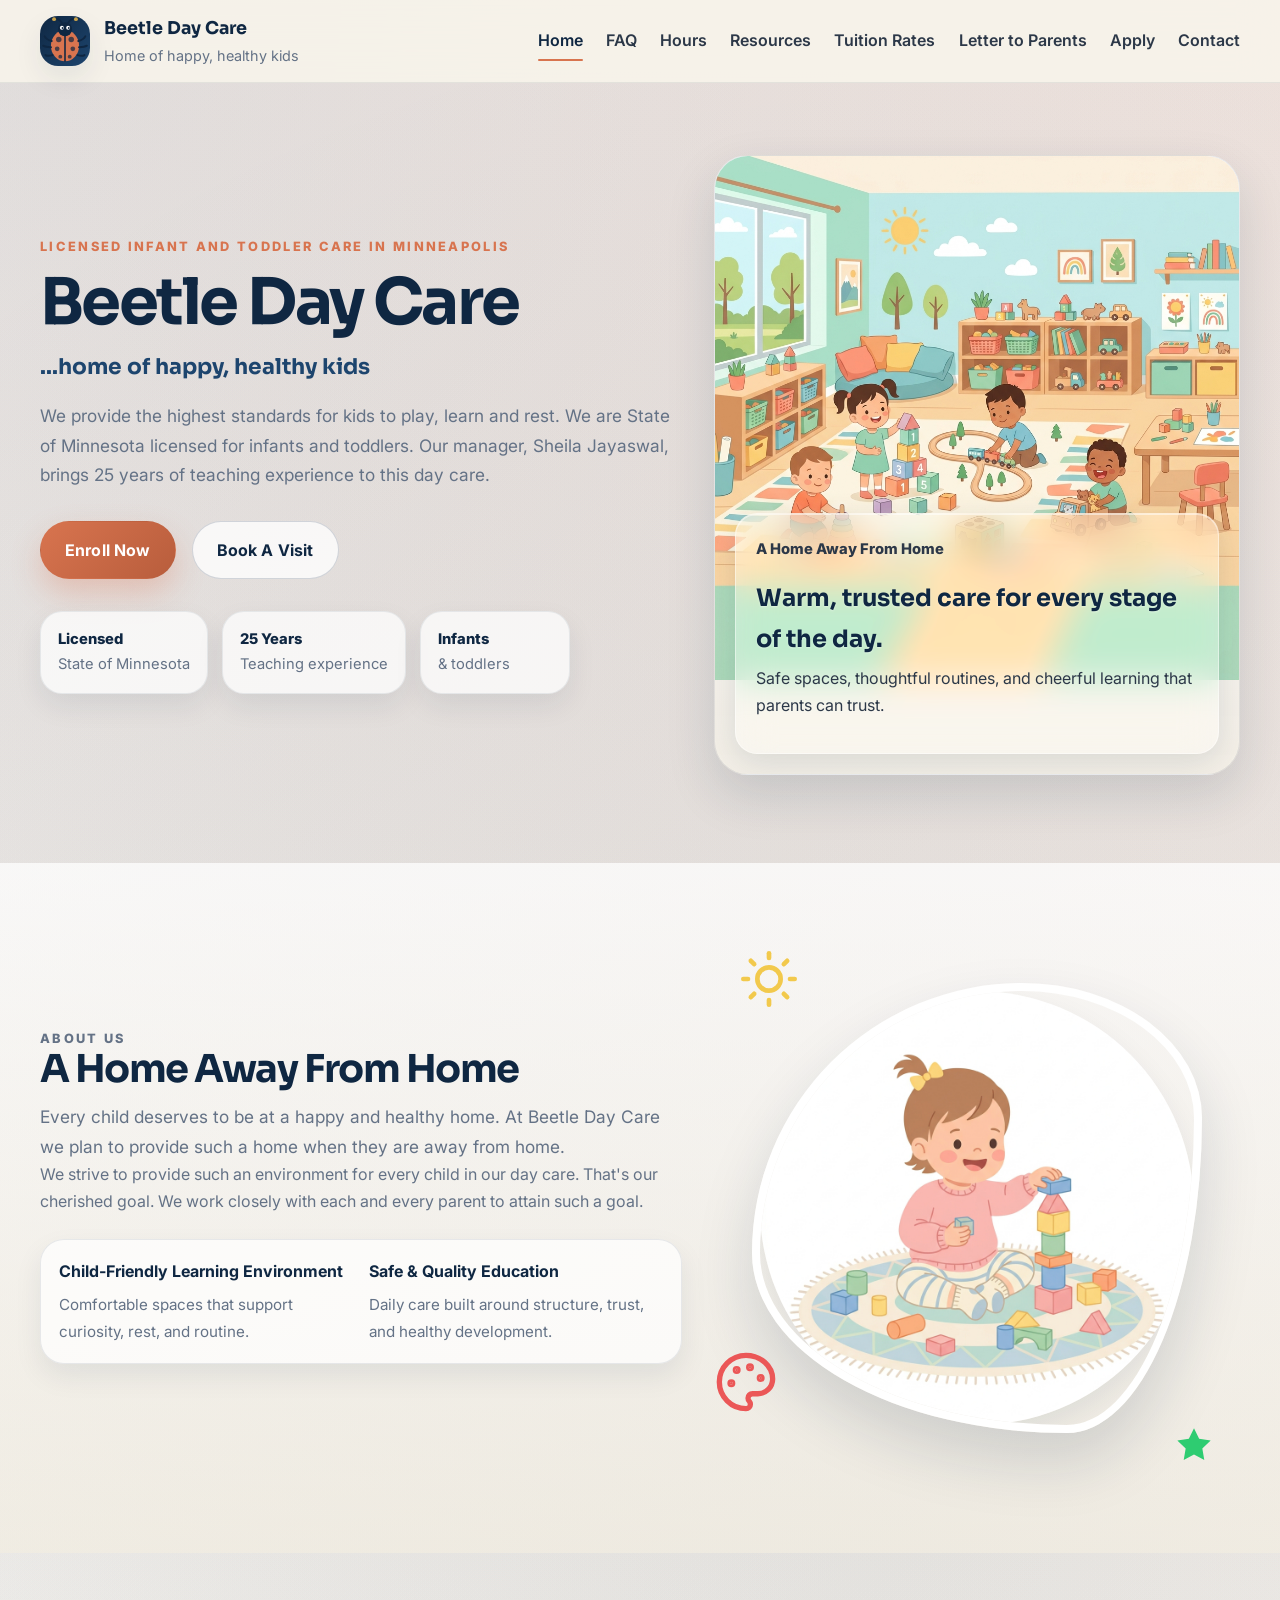
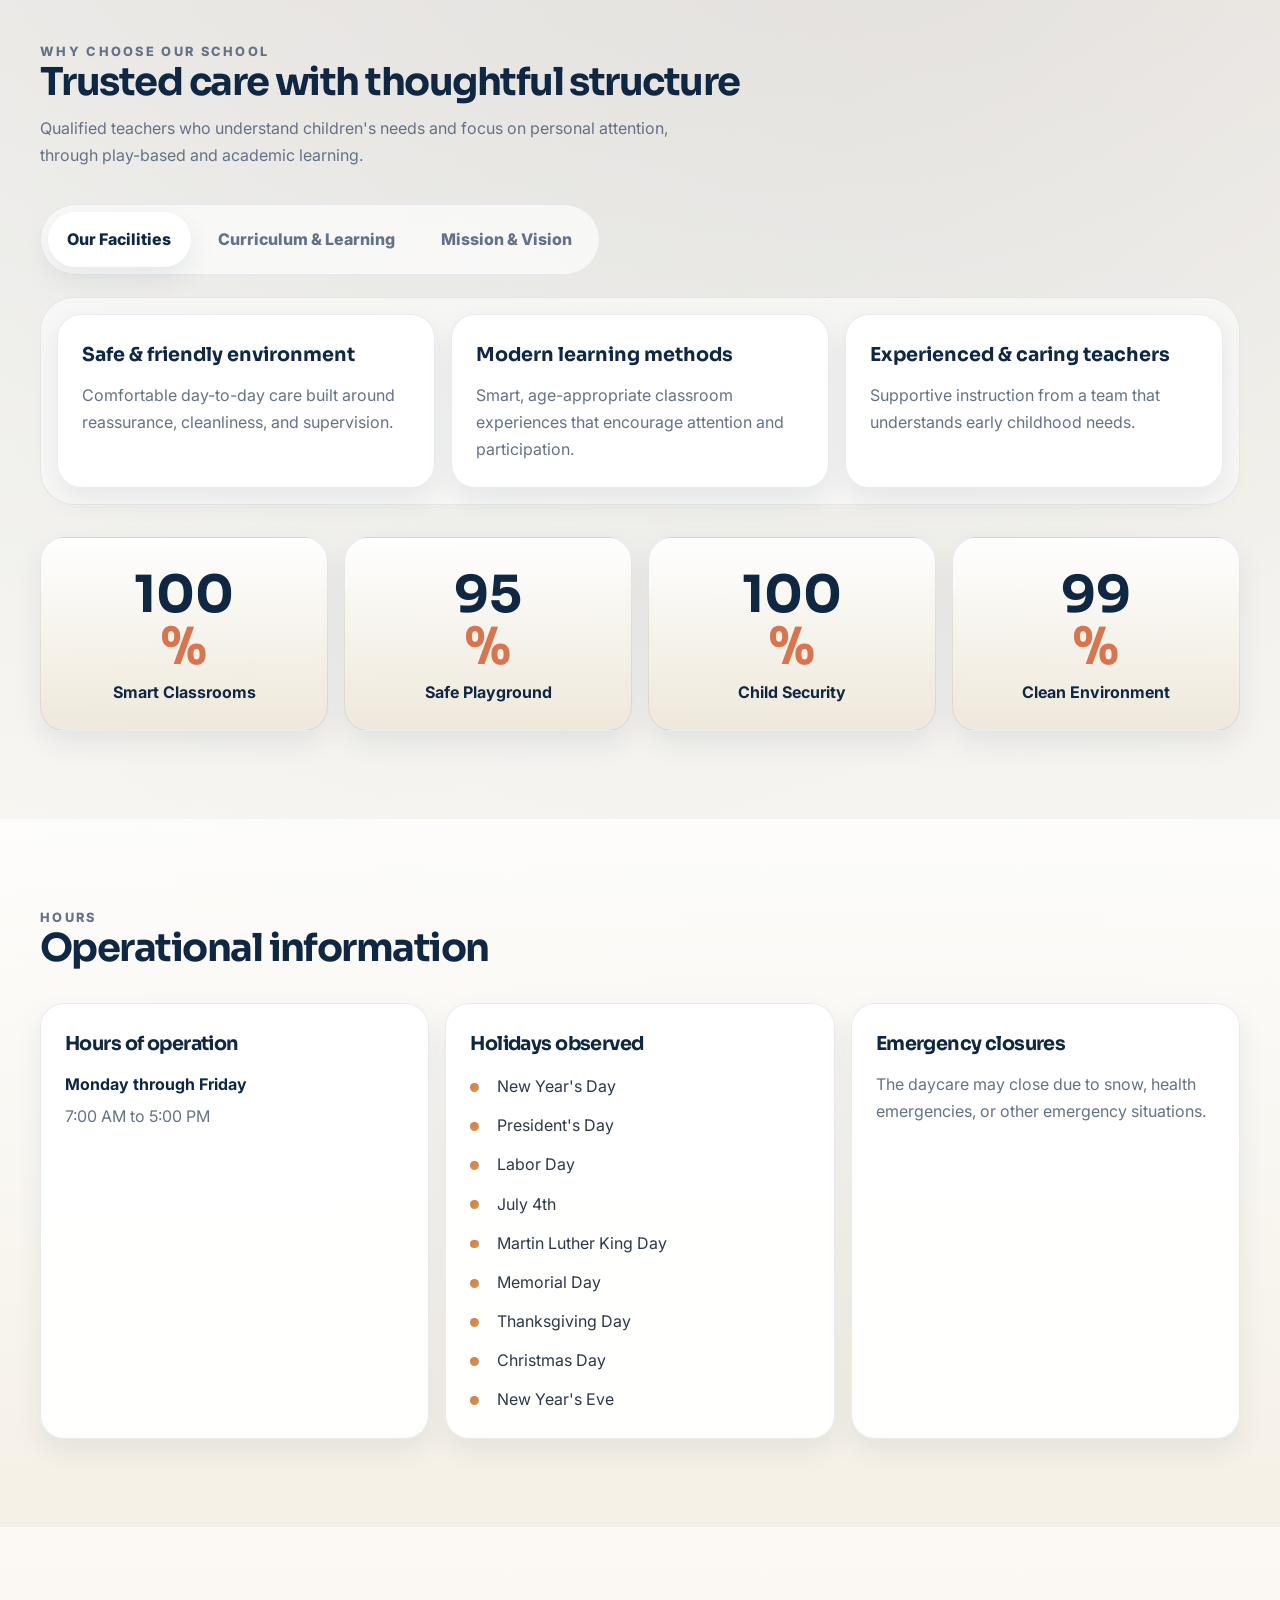
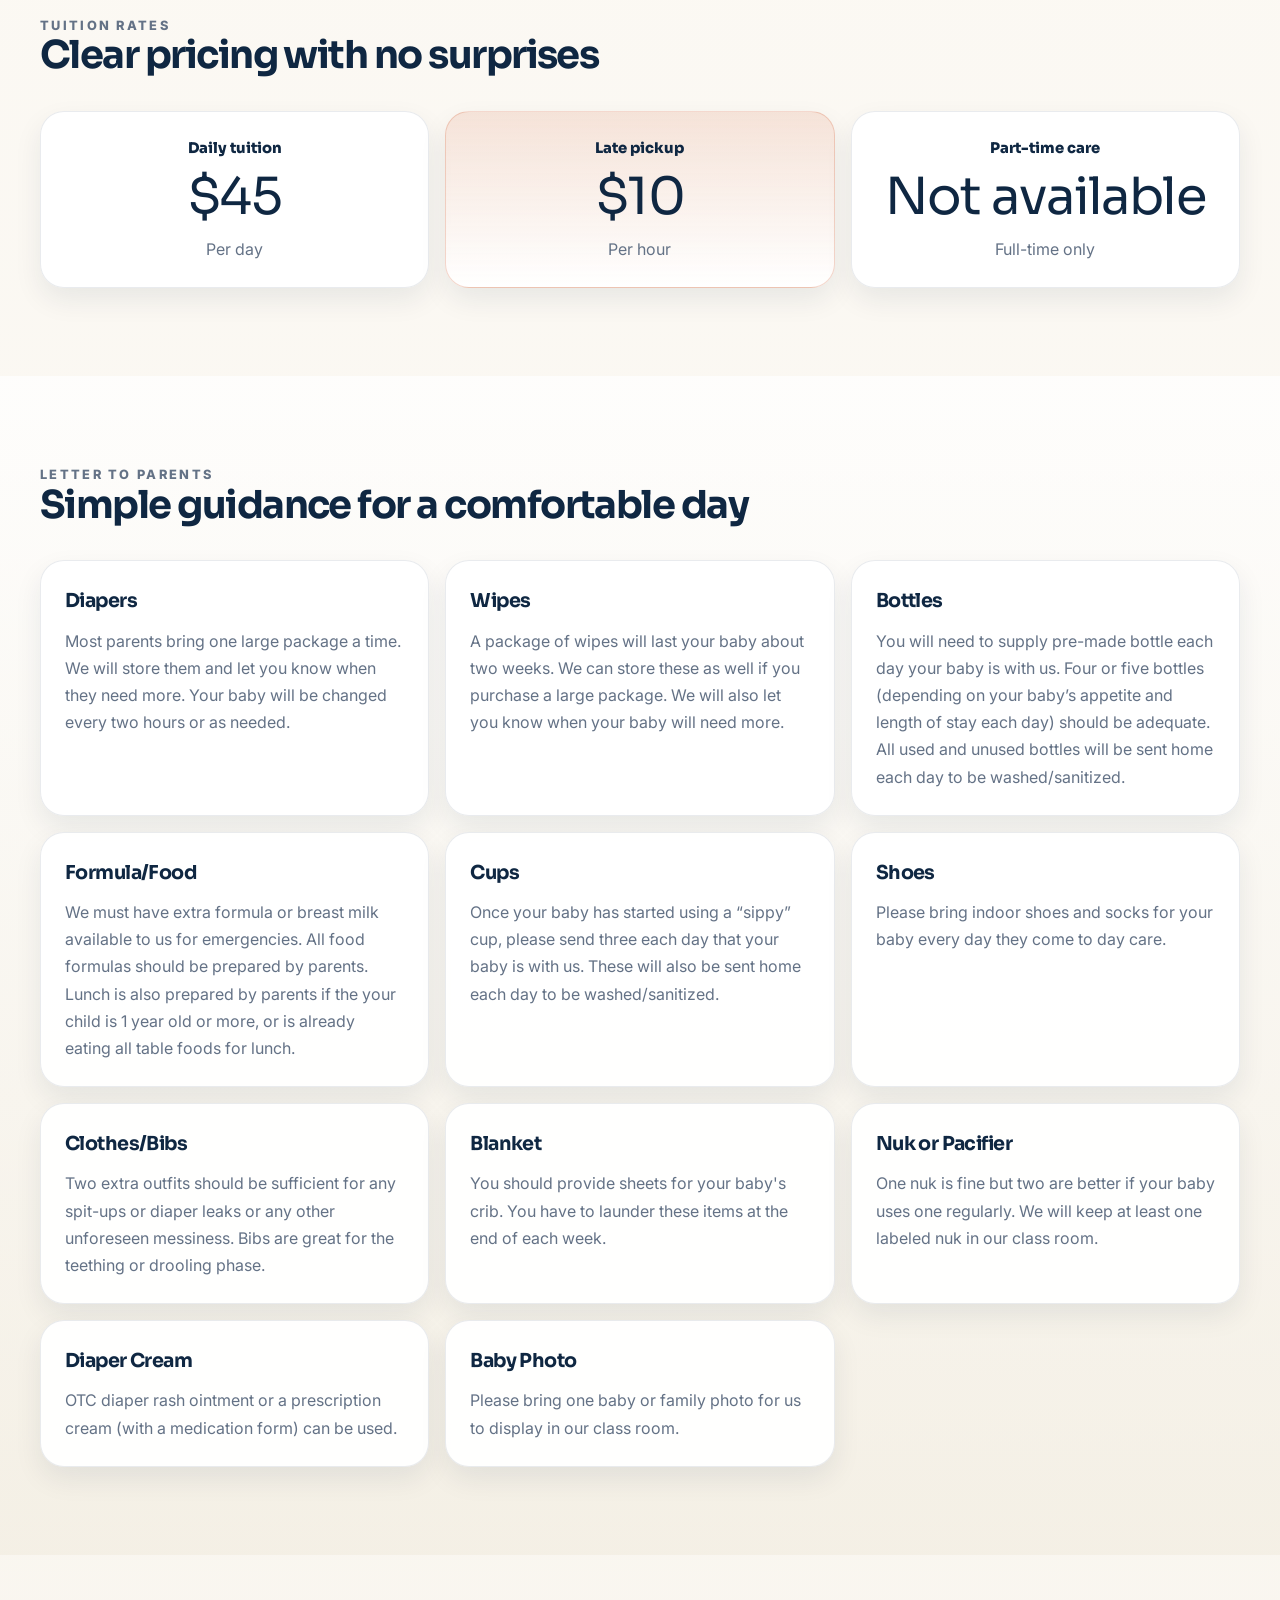
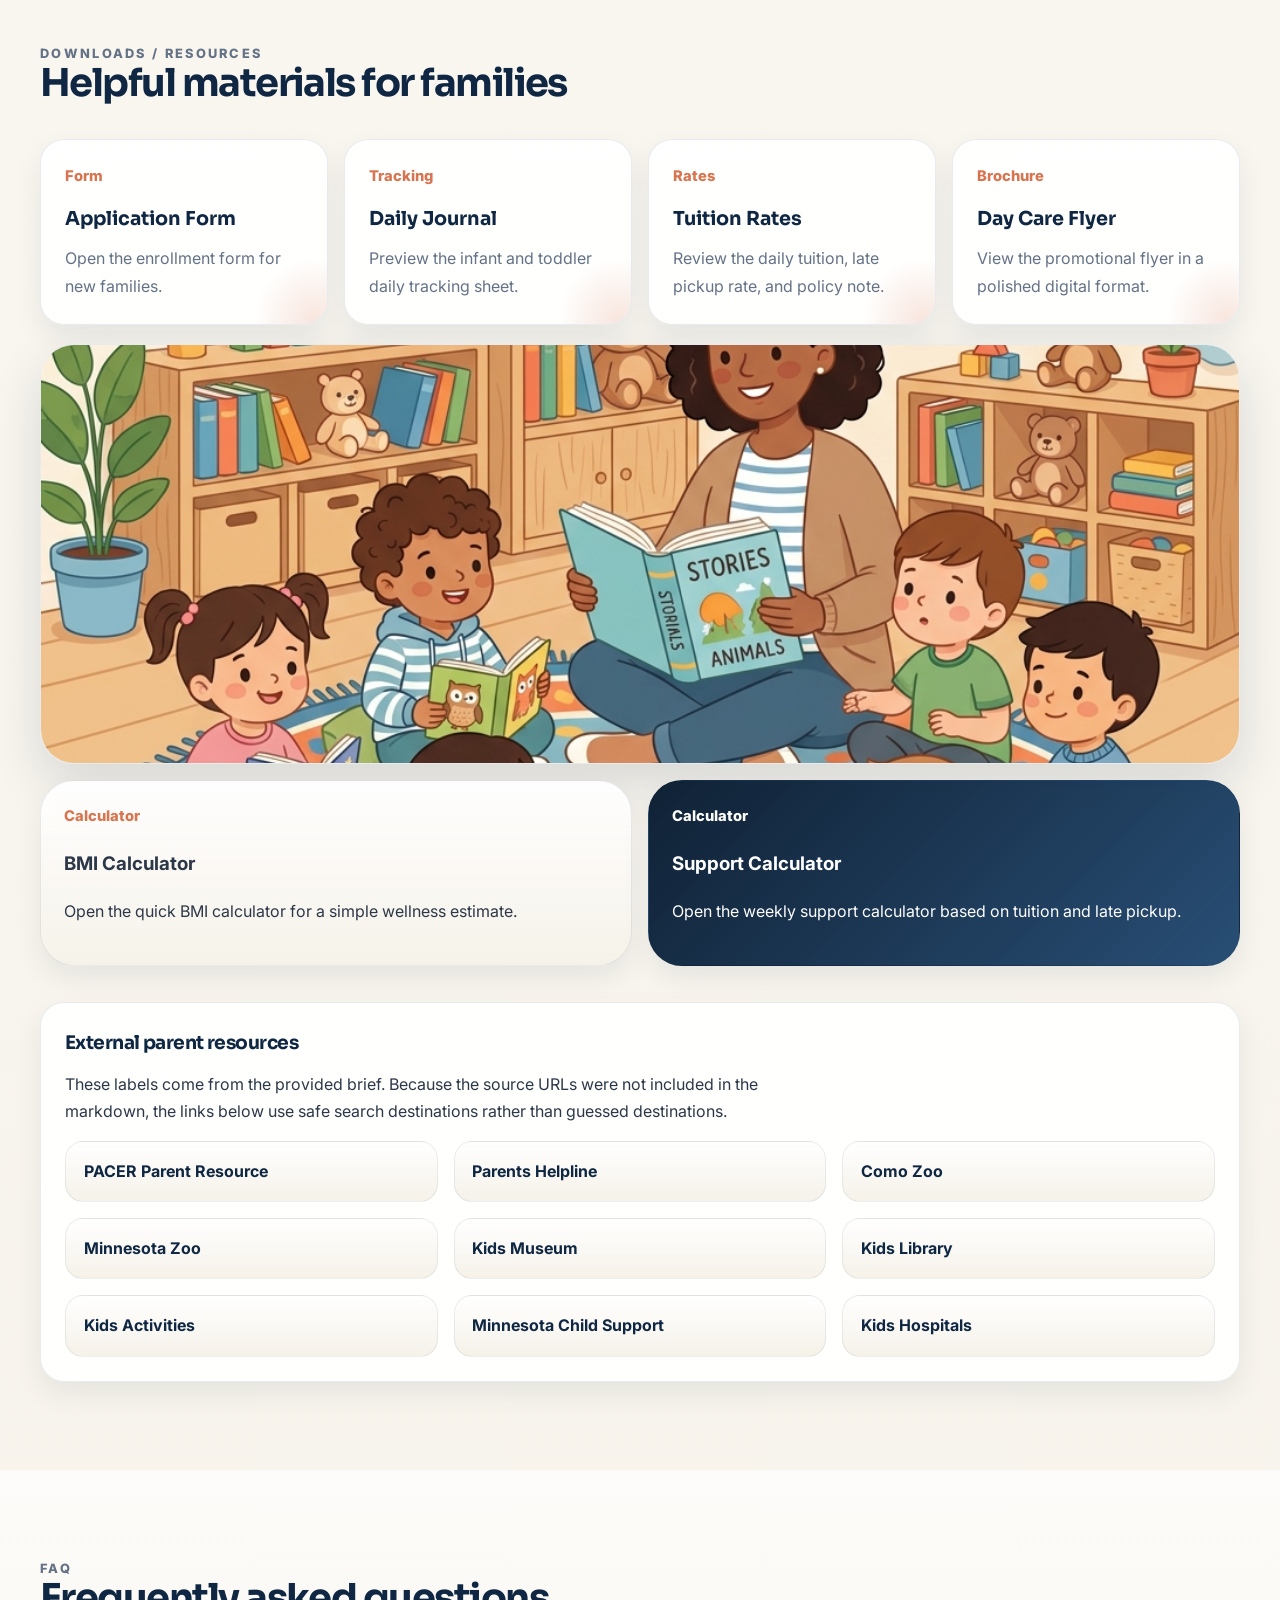
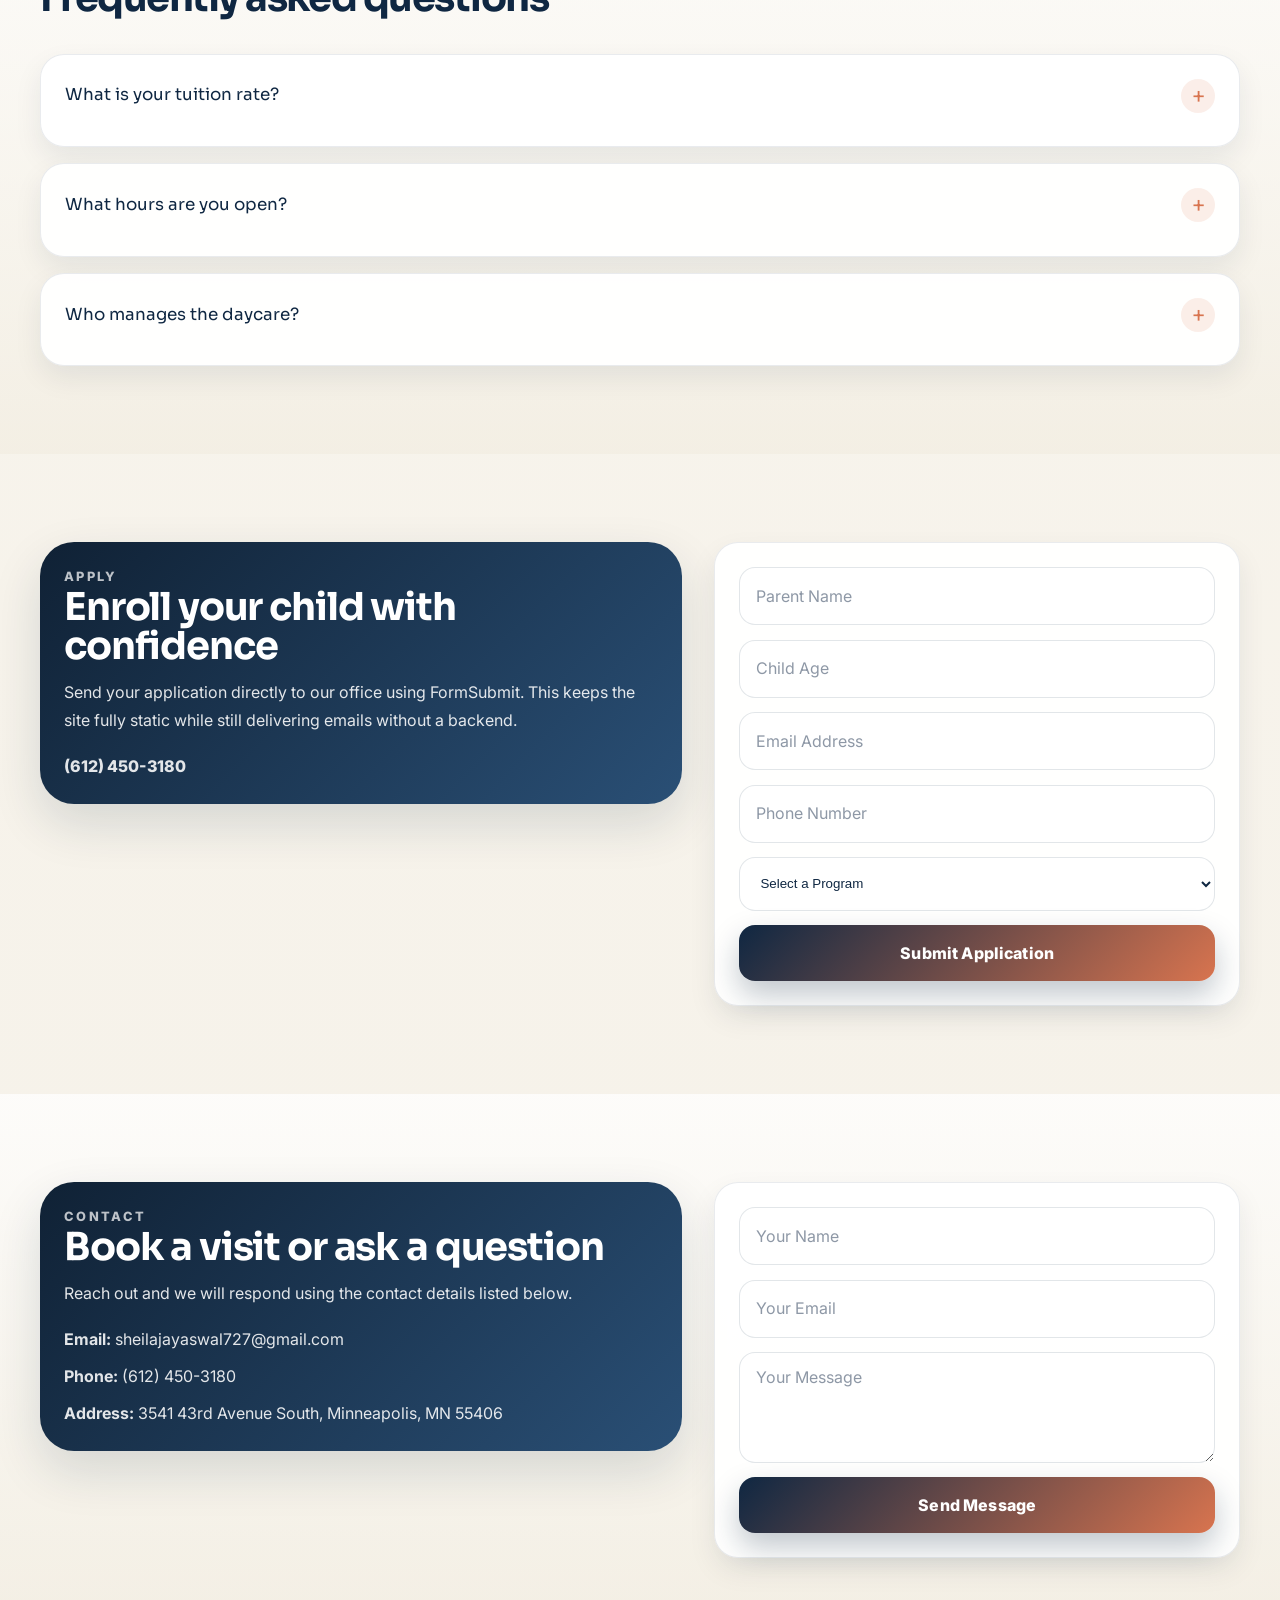
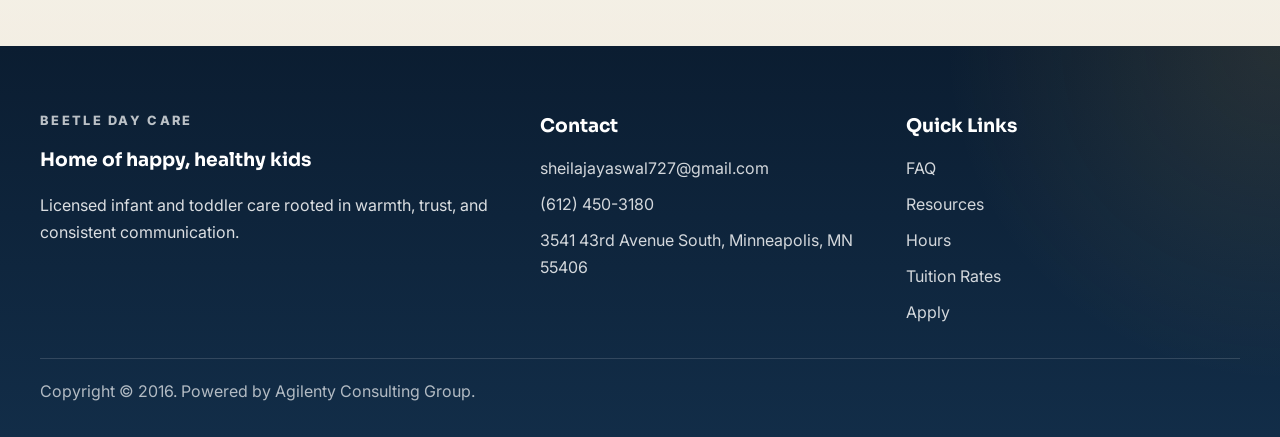
<file: index.html>
<!DOCTYPE html>
<html lang="en">
<head>
    <meta charset="UTF-8">
    <meta name="viewport" content="width=device-width, initial-scale=1.0">
    <meta name="description" content="Beetle Day Care - licensed infant and toddler daycare in Minneapolis, Minnesota.">
    <meta name="keywords" content="daycare, daycare Minneapolis, infant care, toddler care, licensed daycare">
    <meta name="robots" content="index, follow">
    <link rel="canonical" href="/">
    <meta name="geo.placename" content="Minneapolis, MN">
    <meta name="geo.region" content="US-MN">
    <meta name="geo.position" content="44.9778;-93.2650">
    <meta name="ICBM" content="44.9778, -93.2650">
    <meta property="og:title" content="Beetle Day Care | Home of happy, healthy kids">
    <meta property="og:description" content="Licensed infant and toddler daycare in Minneapolis. Safe, loving care with experienced teachers.">
    <meta property="og:type" content="website">
    <meta property="og:image" content="hero-bg.png">
    <meta name="twitter:card" content="summary_large_image">
    <meta name="twitter:title" content="Beetle Day Care | Home of happy, healthy kids">
    <meta name="twitter:description" content="Licensed infant and toddler daycare in Minneapolis. Safe, loving care with experienced teachers.">
    <title>Beetle Day Care | Home of happy, healthy kids</title>
    <link rel="icon" type="image/svg+xml" href="favicon.svg">
    <link rel="stylesheet" href="style.css">
        <script type="application/ld+json">
        {
            "@context": "https://schema.org",
            "@type": "ChildCare",
            "name": "Beetle Day Care",
            "description": "Licensed infant and toddler daycare in Minneapolis, Minnesota.",
            "url": "/",
            "telephone": "+1-612-555-0123",
            "address": {
                "@type": "PostalAddress",
                "streetAddress": "123 Beetle Lane",
                "addressLocality": "Minneapolis",
                "addressRegion": "MN",
                "postalCode": "55401",
                "addressCountry": "US"
            },
            "geo": {
                "@type": "GeoCoordinates",
                "latitude": 44.9778,
                "longitude": -93.2650
            },
            "openingHoursSpecification": {
                "@type": "OpeningHoursSpecification",
                "dayOfWeek": [
                    "Monday",
                    "Tuesday",
                    "Wednesday",
                    "Thursday",
                    "Friday"
                ],
                "opens": "07:00",
                "closes": "17:00"
            }
        }
        </script>
</head>
<body>
    <a class="skip-link" href="#main-content">Skip to content</a>

    <header class="site-header">
        <div class="container nav-shell">
            <a class="brand" href="#home" aria-label="Beetle Day Care home">
                <span class="brand-mark" aria-hidden="true">
                    <svg class="brand-beetle" viewBox="0 0 64 64" xmlns="http://www.w3.org/2000/svg">
                        <!-- Body -->
                        <ellipse cx="32" cy="38" rx="18" ry="20" fill="#d8744f"/>
                        <!-- Wing line -->
                        <line x1="32" y1="18" x2="32" y2="58" stroke="#0f2742" stroke-width="2" stroke-linecap="round"/>
                        <!-- Spots -->
                        <circle cx="24" cy="30" r="3.5" fill="#0f2742" opacity="0.7"/>
                        <circle cx="40" cy="30" r="3.5" fill="#0f2742" opacity="0.7"/>
                        <circle cx="22" cy="42" r="3" fill="#0f2742" opacity="0.7"/>
                        <circle cx="42" cy="42" r="3" fill="#0f2742" opacity="0.7"/>
                        <circle cx="26" cy="52" r="2.5" fill="#0f2742" opacity="0.7"/>
                        <circle cx="38" cy="52" r="2.5" fill="#0f2742" opacity="0.7"/>
                        <!-- Head -->
                        <circle cx="32" cy="17" r="9" fill="#0f2742"/>
                        <!-- Eyes -->
                        <circle cx="28" cy="15" r="2.5" fill="#fff"/>
                        <circle cx="36" cy="15" r="2.5" fill="#fff"/>
                        <circle cx="28.8" cy="15.3" r="1.2" fill="#0f2742"/>
                        <circle cx="36.8" cy="15.3" r="1.2" fill="#0f2742"/>
                        <!-- Antennae -->
                        <path d="M28 9 Q24 2 18 4" stroke="#0f2742" stroke-width="2.5" fill="none" stroke-linecap="round"/>
                        <path d="M36 9 Q40 2 46 4" stroke="#0f2742" stroke-width="2.5" fill="none" stroke-linecap="round"/>
                        <circle cx="18" cy="4" r="2.5" fill="#c9a24b"/>
                        <circle cx="46" cy="4" r="2.5" fill="#c9a24b"/>
                        <!-- Legs -->
                        <path d="M15 32 Q8 30 6 26" stroke="#0f2742" stroke-width="2.5" fill="none" stroke-linecap="round"/>
                        <path d="M49 32 Q56 30 58 26" stroke="#0f2742" stroke-width="2.5" fill="none" stroke-linecap="round"/>
                        <path d="M14 40 Q7 40 4 38" stroke="#0f2742" stroke-width="2.5" fill="none" stroke-linecap="round"/>
                        <path d="M50 40 Q57 40 60 38" stroke="#0f2742" stroke-width="2.5" fill="none" stroke-linecap="round"/>
                        <path d="M16 50 Q10 52 7 50" stroke="#0f2742" stroke-width="2.5" fill="none" stroke-linecap="round"/>
                        <path d="M48 50 Q54 52 57 50" stroke="#0f2742" stroke-width="2.5" fill="none" stroke-linecap="round"/>
                    </svg>
                </span>
                <span class="brand-text">
                    <strong>Beetle Day Care</strong>
                    <small>Home of happy, healthy kids</small>
                </span>
            </a>

            <button class="menu-toggle" type="button" aria-expanded="false" aria-controls="primary-nav">
                <span class="menu-lines" aria-hidden="true"></span>
                <span class="sr-only">Toggle menu</span>
            </button>

            <nav class="primary-nav" id="primary-nav" aria-label="Primary">
                <a href="#home" class="active">Home</a>
                <a href="#faq">FAQ</a>
                <a href="#hours">Hours</a>
                <a href="#resources">Resources</a>
                <a href="#tuition">Tuition Rates</a>
                <a href="#letter">Letter to Parents</a>
                <a href="#apply">Apply</a>
                <a href="#contact">Contact</a>
            </nav>
        </div>
    </header>

    <main id="main-content">
        <section class="hero-section section-frame" id="home">
            <div class="container hero-grid">
                <div class="hero-copy reveal">
                    <p class="eyebrow">Licensed infant and toddler care in Minneapolis</p>
                    <h1>Beetle Day Care</h1>
                    <p class="hero-tagline">...home of happy, healthy kids</p>
                    <p class="hero-description">
                        We provide the highest standards for kids to play, learn and rest. We are State of Minnesota licensed for infants and toddlers. Our manager, Sheila Jayaswal, brings 25 years of teaching experience to this day care.
                    </p>

                    <div class="hero-actions">
                        <a class="btn btn-primary" href="#apply">Enroll Now</a>
                        <a class="btn btn-outline" href="#contact">Book A Visit</a>
                    </div>

                    <div class="hero-metrics" aria-label="Trust highlights">
                        <div class="metric-pill">
                            <strong>Licensed</strong>
                            <span>State of Minnesota</span>
                        </div>
                        <div class="metric-pill">
                            <strong>25 Years</strong>
                            <span>Teaching experience</span>
                        </div>
                        <div class="metric-pill">
                            <strong>Infants</strong>
                            <span>&amp; toddlers</span>
                        </div>
                    </div>
                </div>

                <div class="hero-panel reveal">
                    <div class="image-card image-card-hero">
                        <img src="hero-bg.png" alt="Bright modern daycare classroom with happy children">
                        <div class="image-card-caption">
                            <span class="panel-badge">A Home Away From Home</span>
                            <h2>Warm, trusted care for every stage of the day.</h2>
                            <p>Safe spaces, thoughtful routines, and cheerful learning that parents can trust.</p>
                        </div>
                    </div>
                </div>
            </div>
        </section>

        <section class="section-frame section-soft" id="about">
                <div class="container split-grid">
                    <div class="section-intro reveal">
                    <p class="eyebrow">About Us</p>
                    <h2>A Home Away From Home</h2>
                    <p class="lead">
                        Every child deserves to be at a happy and healthy home. At Beetle Day Care we plan to provide such a home when they are away from home.
                    </p>
                    <p>
                        We strive to provide such an environment for every child in our day care. That's our cherished goal. We work closely with each and every parent to attain such a goal.
                    </p>
                    <div class="callout-card">
                        <div>
                            <strong>Child-Friendly Learning Environment</strong>
                            <span>Comfortable spaces that support curiosity, rest, and routine.</span>
                        </div>
                        <div>
                            <strong>Safe &amp; Quality Education</strong>
                            <span>Daily care built around structure, trust, and healthy development.</span>
                        </div>
                    </div>
                </div>

                <div class="feature-panel reveal">
                    <div class="about-image-wrapper">
                        <!-- Floating Icons -->
                        <svg class="floating-icon icon-sun" viewBox="0 0 24 24" fill="none" stroke="#F2C94C" stroke-width="2" stroke-linecap="round" stroke-linejoin="round">
                            <circle cx="12" cy="12" r="5"></circle>
                            <line x1="12" y1="1" x2="12" y2="3"></line>
                            <line x1="12" y1="21" x2="12" y2="23"></line>
                            <line x1="4.22" y1="4.22" x2="5.64" y2="5.64"></line>
                            <line x1="18.36" y1="18.36" x2="19.78" y2="19.78"></line>
                            <line x1="1" y1="12" x2="3" y2="12"></line>
                            <line x1="21" y1="12" x2="23" y2="12"></line>
                            <line x1="4.22" y1="19.78" x2="5.64" y2="18.36"></line>
                            <line x1="18.36" y1="5.64" x2="19.78" y2="4.22"></line>
                        </svg>
                        
                        <svg class="floating-icon icon-palette" viewBox="0 0 24 24" fill="none" stroke="#EB5757" stroke-width="2" stroke-linecap="round" stroke-linejoin="round">
                            <circle cx="13.5" cy="6.5" r=".5" fill="#EB5757"></circle>
                            <circle cx="17.5" cy="10.5" r=".5" fill="#EB5757"></circle>
                            <circle cx="8.5" cy="7.5" r=".5" fill="#EB5757"></circle>
                            <circle cx="6.5" cy="12.5" r=".5" fill="#EB5757"></circle>
                            <path d="M12 2C6.5 2 2 6.5 2 12s4.5 10 10 10c.926 0 1.648-.746 1.648-1.688 0-.437-.18-.835-.437-1.125-.29-.289-.438-.652-.438-1.125a1.64 1.64 0 0 1 1.668-1.668h1.996c3.051 0 5.555-2.503 5.555-5.554C21.965 6.012 17.461 2 12 2z"></path>
                        </svg>

                        <svg class="floating-icon icon-star" viewBox="0 0 24 24" fill="#2ECC71" xmlns="http://www.w3.org/2000/svg">
                            <path d="M12 2L15.09 8.26L22 9.27L17 14.14L18.18 21.02L12 17.77L5.82 21.02L7 14.14L2 9.27L8.91 8.26L12 2Z"/>
                        </svg>

                        <div class="blob-image-container">
                            <img src="toddler_playing.png" alt="Happy toddler playing" class="blob-image">
                        </div>
                    </div>
                </div>
            </div>
        </section>

        <section class="section-frame" id="why-us">
            <div class="container">
                <div class="section-heading reveal">
                    <p class="eyebrow">Why Choose Our School</p>
                    <h2>Trusted care with thoughtful structure</h2>
                    <p>Qualified teachers who understand children's needs and focus on personal attention, through play-based and academic learning.</p>
                </div>

                <div class="tab-system reveal" data-tabs>
                    <div class="tab-list" role="tablist" aria-label="Why choose our school">
                        <button class="tab-button active" type="button" role="tab" aria-selected="true" data-tab-target="facilities">Our Facilities</button>
                        <button class="tab-button" type="button" role="tab" aria-selected="false" data-tab-target="curriculum">Curriculum &amp; Learning</button>
                        <button class="tab-button" type="button" role="tab" aria-selected="false" data-tab-target="mission">Mission &amp; Vision</button>
                    </div>

                    <div class="tab-panels">
                        <article class="tab-panel active" id="facilities" role="tabpanel">
                            <div class="card-grid">
                                <div class="info-card">
                                    <h3>Safe &amp; friendly environment</h3>
                                    <p>Comfortable day-to-day care built around reassurance, cleanliness, and supervision.</p>
                                </div>
                                <div class="info-card">
                                    <h3>Modern learning methods</h3>
                                    <p>Smart, age-appropriate classroom experiences that encourage attention and participation.</p>
                                </div>
                                <div class="info-card">
                                    <h3>Experienced &amp; caring teachers</h3>
                                    <p>Supportive instruction from a team that understands early childhood needs.</p>
                                </div>
                            </div>
                        </article>

                        <article class="tab-panel" id="curriculum" role="tabpanel">
                            <div class="card-grid">
                                <div class="info-card">
                                    <h3>Play-based learning</h3>
                                    <p>Children learn through guided discovery, play, and gentle daily routines.</p>
                                </div>
                                <div class="info-card">
                                    <h3>Academic readiness</h3>
                                    <p>Early learning activities are woven into a structured but nurturing setting.</p>
                                </div>
                                <div class="info-card">
                                    <h3>Moral &amp; social values</h3>
                                    <p>We encourage kindness, sharing, respect, and confident social development.</p>
                                </div>
                            </div>
                        </article>

                        <article class="tab-panel" id="mission" role="tabpanel">
                            <div class="card-grid">
                                <div class="info-card">
                                    <h3>Our mission</h3>
                                    <p>To provide every child with the standards, warmth, and support of a happy and healthy home.</p>
                                </div>
                                <div class="info-card">
                                    <h3>Our vision</h3>
                                    <p>To work closely with each family and create a dependable, nurturing daycare experience.</p>
                                </div>
                                <div class="info-card">
                                    <h3>Parent partnership</h3>
                                    <p>We value open communication so families always feel informed and reassured.</p>
                                </div>
                            </div>
                        </article>
                    </div>
                </div>

                <div class="stats-grid reveal" aria-label="School statistics">
                    <article class="stat-card">
                        <strong><span class="stat-number" data-target="100">0</span>%</strong>
                        <span>Smart Classrooms</span>
                    </article>
                    <article class="stat-card">
                        <strong><span class="stat-number" data-target="95">0</span>%</strong>
                        <span>Safe Playground</span>
                    </article>
                    <article class="stat-card">
                        <strong><span class="stat-number" data-target="100">0</span>%</strong>
                        <span>Child Security</span>
                    </article>
                    <article class="stat-card">
                        <strong><span class="stat-number" data-target="99">0</span>%</strong>
                        <span>Clean Environment</span>
                    </article>
                </div>
            </div>
        </section>

        <section class="section-frame section-soft" id="hours">
            <div class="container">
                <div class="section-heading reveal">
                    <p class="eyebrow">Hours</p>
                    <h2>Operational information</h2>
                </div>

                <div class="detail-grid reveal">
                    <article class="detail-card">
                        <h3>Hours of operation</h3>
                        <p><strong>Monday through Friday</strong></p>
                        <p>7:00 AM to 5:00 PM</p>
                    </article>

                    <article class="detail-card">
                        <h3>Holidays observed</h3>
                        <ul class="bullet-list">
                            <li>New Year's Day</li>
                            <li>President's Day</li>
                            <li>Labor Day</li>
                            <li>July 4th</li>
                            <li>Martin Luther King Day</li>
                            <li>Memorial Day</li>
                            <li>Thanksgiving Day</li>
                            <li>Christmas Day</li>
                            <li>New Year's Eve</li>
                        </ul>
                    </article>

                    <article class="detail-card">
                        <h3>Emergency closures</h3>
                        <p>The daycare may close due to snow, health emergencies, or other emergency situations.</p>
                    </article>
                </div>
            </div>
        </section>

        <section class="section-frame" id="tuition">
            <div class="container">
                <div class="section-heading reveal">
                    <p class="eyebrow">Tuition Rates</p>
                    <h2>Clear pricing with no surprises</h2>
                </div>

                <div class="tuition-grid reveal">
                    <article class="pricing-card">
                        <span class="price-label">Daily tuition</span>
                        <div class="price-value">$45</div>
                        <p>Per day</p>
                    </article>

                    <article class="pricing-card pricing-card-accent">
                        <span class="price-label">Late pickup</span>
                        <div class="price-value">$10</div>
                        <p>Per hour</p>
                    </article>

                    <article class="pricing-card">
                        <span class="price-label">Part-time care</span>
                        <div class="price-value">Not available</div>
                        <p>Full-time only</p>
                    </article>
                </div>
            </div>
        </section>

        <section class="section-frame section-soft" id="letter">
            <div class="container">
                <div class="section-heading reveal">
                    <p class="eyebrow">Letter to Parents</p>
                    <h2>Simple guidance for a comfortable day</h2>
                </div>

                <div class="letter-grid reveal">
                    <article class="detail-card">
                        <h3>Diapers</h3>
                        <p>Most parents bring one large package a time. We will store them and let you know when they need more. Your baby will be changed every two hours or as needed.</p>
                    </article>
                    <article class="detail-card">
                        <h3>Wipes</h3>
                        <p>A package of wipes will last your baby about two weeks. We can store these as well if you purchase a large package. We will also let you know when your baby will need more.</p>
                    </article>
                    <article class="detail-card">
                        <h3>Bottles</h3>
                        <p>You will need to supply pre-made bottle each day your baby is with us. Four or five bottles (depending on your baby’s appetite and length of stay each day) should be adequate. All used and unused bottles will be sent home each day to be washed/sanitized.</p>
                    </article>
                    <article class="detail-card">
                        <h3>Formula/Food</h3>
                        <p>We must have extra formula or breast milk available to us for emergencies. All food formulas should be prepared by parents. Lunch is also prepared by parents if the your child is 1 year old or more, or is already eating all table foods for lunch.</p>
                    </article>
                    <article class="detail-card">
                        <h3>Cups</h3>
                        <p>Once your baby has started using a “sippy” cup, please send three each day that your baby is with us. These will also be sent home each day to be washed/sanitized.</p>
                    </article>
                    <article class="detail-card">
                        <h3>Shoes</h3>
                        <p>Please bring indoor shoes and socks for your baby every day they come to day care.</p>
                    </article>
                    <article class="detail-card">
                        <h3>Clothes/Bibs</h3>
                        <p>Two extra outfits should be sufficient for any spit-ups or diaper leaks or any other unforeseen messiness. Bibs are great for the teething or drooling phase.</p>
                    </article>
                    <article class="detail-card">
                        <h3>Blanket</h3>
                        <p>You should provide sheets for your baby's crib. You have to launder these items at the end of each week.</p>
                    </article>
                    <article class="detail-card">
                        <h3>Nuk or Pacifier</h3>
                        <p>One nuk is fine but two are better if your baby uses one regularly. We will keep at least one labeled nuk in our class room.</p>
                    </article>
                    <article class="detail-card">
                        <h3>Diaper Cream</h3>
                        <p>OTC diaper rash ointment or a prescription cream (with a medication form) can be used.</p>
                    </article>
                    <article class="detail-card">
                        <h3>Baby Photo</h3>
                        <p>Please bring one baby or family photo for us to display in our class room.</p>
                    </article>
                </div>
            </div>
        </section>

        <section class="section-frame" id="resources">
            <div class="container">
                <div class="section-heading reveal">
                    <p class="eyebrow">Downloads / Resources</p>
                    <h2>Helpful materials for families</h2>
                </div>

                <div class="resource-grid reveal">
                    <a class="resource-card" href="apply.html">
                        <span class="resource-kicker">Form</span>
                        <h3>Application Form</h3>
                        <p>Open the enrollment form for new families.</p>
                    </a>
                    <a class="resource-card" href="journal.html">
                        <span class="resource-kicker">Tracking</span>
                        <h3>Daily Journal</h3>
                        <p>Preview the infant and toddler daily tracking sheet.</p>
                    </a>
                    <a class="resource-card" href="tuition.html">
                        <span class="resource-kicker">Rates</span>
                        <h3>Tuition Rates</h3>
                        <p>Review the daily tuition, late pickup rate, and policy note.</p>
                    </a>
                    <a class="resource-card" href="flyer.html">
                        <span class="resource-kicker">Brochure</span>
                        <h3>Day Care Flyer</h3>
                        <p>View the promotional flyer in a polished digital format.</p>
                    </a>
                </div>

                <div class="resource-visual reveal">
                    <img src="resources-daycare.png" alt="Toddlers reading books with teacher in a bright daycare classroom">
                </div>

                <div class="calculator-launch-grid reveal">
                    <button class="calculator-launch" type="button" data-calc-open="bmi-panel">
                        <span class="resource-kicker">Calculator</span>
                        <h3>BMI Calculator</h3>
                        <p>Open the quick BMI calculator for a simple wellness estimate.</p>
                    </button>
                    <button class="calculator-launch calculator-launch-dark" type="button" data-calc-open="support-panel">
                        <span class="resource-kicker">Calculator</span>
                        <h3>Support Calculator</h3>
                        <p>Open the weekly support calculator based on tuition and late pickup.</p>
                    </button>
                </div>

                <div class="calculator-panels">
                    <article class="calculator-card" id="bmi-panel" hidden>
                        <div class="calculator-card-head">
                            <span class="resource-kicker">Calculator</span>
                            <h3>BMI Calculator</h3>
                        </div>
                        <form class="calculator-form" data-calculator="bmi">
                            <label>
                                Weight (lb)
                                <input type="number" name="weight" min="1" step="0.1" placeholder="Enter weight in pounds" required>
                            </label>
                            <label>
                                Height (in)
                                <input type="number" name="height" min="1" step="0.1" placeholder="Enter height in inches" required>
                            </label>
                            <button type="submit" class="btn btn-primary">Calculate BMI</button>
                        </form>
                        <p class="calculator-result" data-result="bmi">Enter your values to calculate BMI.</p>
                    </article>

                    <article class="calculator-card calculator-card-dark" id="support-panel" hidden>
                        <div class="calculator-card-head">
                            <span class="resource-kicker">Calculator</span>
                            <h3>Support Calculator</h3>
                        </div>
                        <form class="calculator-form" data-calculator="support">
                            <label>
                                Days per week
                                <input type="number" name="days" min="1" max="5" step="1" placeholder="Number of care days" required>
                            </label>
                            <label>
                                Late hours per week
                                <input type="number" name="lateHours" min="0" step="0.5" placeholder="Late pickup hours" required>
                            </label>
                            <button type="submit" class="btn btn-outline">Estimate Weekly Cost</button>
                        </form>
                        <p class="calculator-result" data-result="support">Use the published tuition rate to estimate weekly care support.</p>
                    </article>
                </div>

                <div class="external-links reveal">
                    <div class="external-links-head">
                        <h3>External parent resources</h3>
                        <p>These labels come from the provided brief. Because the source URLs were not included in the markdown, the links below use safe search destinations rather than guessed destinations.</p>
                    </div>

                    <div class="external-grid">
                        <a class="external-link" href="https://duckduckgo.com/?q=PACER+Parent+Resource" target="_blank" rel="noopener noreferrer">PACER Parent Resource</a>
                        <a class="external-link" href="https://duckduckgo.com/?q=Parents+Helpline" target="_blank" rel="noopener noreferrer">Parents Helpline</a>
                        <a class="external-link" href="https://comozooconservatory.org/" target="_blank" rel="noopener noreferrer">Como Zoo</a>
                        <a class="external-link" href="https://duckduckgo.com/?q=Minnesota+Zoo" target="_blank" rel="noopener noreferrer">Minnesota Zoo</a>
                        <a class="external-link" href="https://mcm.org/" target="_blank" rel="noopener noreferrer">Kids Museum</a>
                        <a class="external-link" href="https://duckduckgo.com/?q=Kids+Library" target="_blank" rel="noopener noreferrer">Kids Library</a>
                        <a class="external-link" href="https://duckduckgo.com/?q=Kids+Activities" target="_blank" rel="noopener noreferrer">Kids Activities</a>
                        <a class="external-link" href="https://duckduckgo.com/?q=Minnesota+Child+Support" target="_blank" rel="noopener noreferrer">Minnesota Child Support</a>
                        
                        <a class="external-link" href="https://duckduckgo.com/?q=Kids+Hospitals" target="_blank" rel="noopener noreferrer">Kids Hospitals</a>
                    </div>
                </div>
            </div>
        </section>

        <section class="section-frame section-soft" id="faq">
            <div class="container">
                <div class="section-heading reveal">
                    <p class="eyebrow">FAQ</p>
                    <h2>Frequently asked questions</h2>
                </div>

                <div class="faq-list reveal">
                    <article class="faq-item">
                        <button class="faq-question" type="button" aria-expanded="false">
                            What is your tuition rate?
                            <span class="faq-toggle" aria-hidden="true">+</span>
                        </button>
                        <div class="faq-answer">
                            <p>The tuition rate is $45 per day. Late pickup is $10 per hour, and part-time care is not available.</p>
                        </div>
                    </article>

                    <article class="faq-item">
                        <button class="faq-question" type="button" aria-expanded="false">
                            What hours are you open?
                            <span class="faq-toggle" aria-hidden="true">+</span>
                        </button>
                        <div class="faq-answer">
                            <p>We are open Monday through Friday from 7:00 AM to 5:00 PM.</p>
                        </div>
                    </article>

                    <article class="faq-item">
                        <button class="faq-question" type="button" aria-expanded="false">
                            Who manages the daycare?
                            <span class="faq-toggle" aria-hidden="true">+</span>
                        </button>
                        <div class="faq-answer">
                            <p>Our manager is Sheila Jayaswal, who brings 25 years of teaching experience to this day care.</p>
                        </div>
                    </article>
                </div>
            </div>
        </section>

        <section class="section-frame" id="apply">
            <div class="container form-layout">
                <div class="form-intro reveal">
                    <p class="eyebrow">Apply</p>
                    <h2>Enroll your child with confidence</h2>
                    <p>
                        Send your application directly to our office using FormSubmit. This keeps the site fully static while still delivering emails without a backend.
                    </p>
                    <div class="contact-stack">
                        <a class="inline-phone" href="tel:6124503180">(612) 450-3180</a>
                    </div>
                </div>

                <div class="form-card reveal">
                    <form action="https://formsubmit.co/sheilajayaswal727@gmail.com" method="POST">
                        <!-- FormSubmit configuration -->
                        <input type="hidden" name="_subject" value="New Enrollment Application - Beetle Day Care">
                        <input type="hidden" name="_captcha" value="false">
                        <input type="hidden" name="_template" value="table">
                        <input type="hidden" name="_next" value="">
                        <input type="text" name="_honey" style="display:none">

                        <input type="text" name="parent_name" placeholder="Parent Name" required>
                        <input type="number" name="child_age" placeholder="Child Age" min="0" step="1" required>
                        <input type="email" name="email" placeholder="Email Address" required>
                        <input type="tel" name="phone" placeholder="Phone Number" required>
                        <select name="program" required>
                            <option value="" selected disabled>Select a Program</option>
                            <option value="Play Group Program">Play Group Program</option>
                            <option value="Nursery Program">Nursery Program</option>
                            <option value="Kindergarten Program">Kindergarten Program</option>
                        </select>
                        <button type="submit" class="btn btn-primary">Submit Application</button>
                    </form>
                </div>
            </div>
        </section>

        <section class="section-frame section-soft" id="contact">
            <div class="container form-layout">
                <div class="form-intro reveal">
                    <p class="eyebrow">Contact</p>
                    <h2>Book a visit or ask a question</h2>
                    <p>
                        Reach out and we will respond using the contact details listed below.
                    </p>
                    <div class="contact-details">
                        <p><strong>Email:</strong> <a href="mailto:sheilajayaswal727@gmail.com">sheilajayaswal727@gmail.com</a></p>
                        <p><strong>Phone:</strong> <a href="tel:6124503180">(612) 450-3180</a></p>
                        <p><strong>Address:</strong> 3541 43rd Avenue South, Minneapolis, MN 55406</p>
                    </div>
                </div>

                <div class="form-card reveal">
                    <form action="https://formsubmit.co/sheilajayaswal727@gmail.com" method="POST">
                        <!-- FormSubmit configuration -->
                        <input type="hidden" name="_subject" value="New Contact Inquiry - Beetle Day Care">
                        <input type="hidden" name="_captcha" value="false">
                        <input type="hidden" name="_template" value="table">
                        <input type="hidden" name="_next" value="">
                        <input type="text" name="_honey" style="display:none">

                        <input type="text" name="name" placeholder="Your Name" required>
                        <input type="email" name="email" placeholder="Your Email" required>
                        <textarea name="message" placeholder="Your Message" rows="4" required></textarea>
                        <button type="submit" class="btn btn-primary">Send Message</button>
                    </form>
                </div>
            </div>
        </section>
    </main>

    <footer class="site-footer">
        <div class="container footer-grid">
            <div>
                <p class="eyebrow footer-eyebrow">Beetle Day Care</p>
                <h3>Home of happy, healthy kids</h3>
                <p>
                    Licensed infant and toddler care rooted in warmth, trust, and consistent communication.
                </p>
            </div>

            <div>
                <h3>Contact</h3>
                <ul class="footer-list">
                    <li><a href="mailto:sheilajayaswal727@gmail.com">sheilajayaswal727@gmail.com</a></li>
                    <li><a href="tel:6124503180">(612) 450-3180</a></li>
                    <li>3541 43rd Avenue South, Minneapolis, MN 55406</li>
                </ul>
            </div>

            <div>
                <h3>Quick Links</h3>
                <ul class="footer-list">
                    <li><a href="#faq">FAQ</a></li>
                    <li><a href="#resources">Resources</a></li>
                    <li><a href="#hours">Hours</a></li>
                    <li><a href="#tuition">Tuition Rates</a></li>
                    <li><a href="#apply">Apply</a></li>
                </ul>
            </div>
        </div>

        <div class="container footer-bottom">
            <p>Copyright &copy; 2016. Powered by <a href="http://www.agilenty.com" target="_blank">Agilenty Consulting Group</a>.</p>
        </div>
    </footer>

    <script src="script.js"></script>
</body>
</html>
</file>
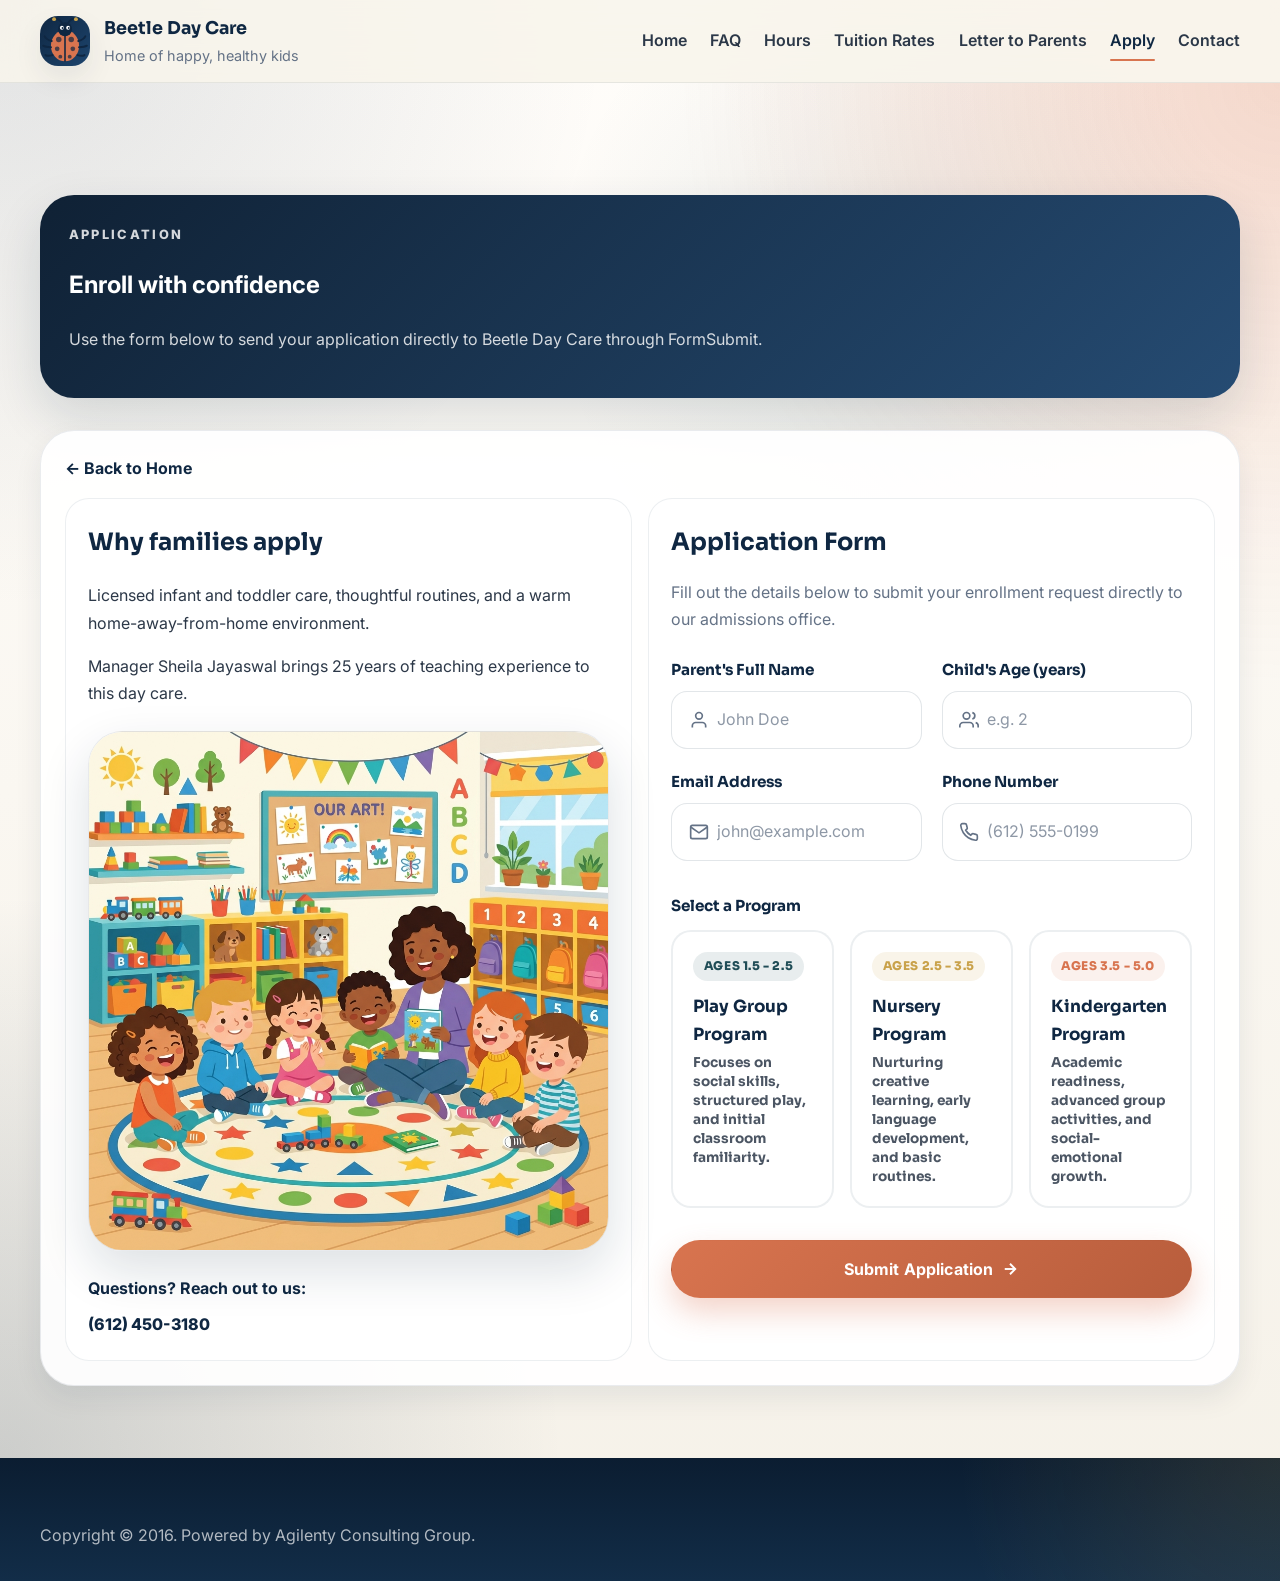
<file: apply.html>
<!DOCTYPE html>
<html lang="en">
<head>
    <meta charset="UTF-8">
    <meta name="viewport" content="width=device-width, initial-scale=1.0">
    <meta name="description" content="Apply to Beetle Day Care using our direct FormSubmit enrollment form.">
    <title>Apply | Beetle Day Care</title>
    <link rel="icon" type="image/svg+xml" href="favicon.svg">
    <link rel="stylesheet" href="style.css">
</head>
<body>
    <header class="site-header">
        <div class="container nav-shell">
            <a class="brand" href="index.html">
                <span class="brand-mark" aria-hidden="true">
                    <svg class="brand-beetle" viewBox="0 0 64 64" xmlns="http://www.w3.org/2000/svg">
                        <ellipse cx="32" cy="38" rx="18" ry="20" fill="#d8744f"/>
                        <line x1="32" y1="18" x2="32" y2="58" stroke="#0f2742" stroke-width="2" stroke-linecap="round"/>
                        <circle cx="24" cy="30" r="3.5" fill="#0f2742" opacity="0.7"/>
                        <circle cx="40" cy="30" r="3.5" fill="#0f2742" opacity="0.7"/>
                        <circle cx="22" cy="42" r="3" fill="#0f2742" opacity="0.7"/>
                        <circle cx="42" cy="42" r="3" fill="#0f2742" opacity="0.7"/>
                        <circle cx="26" cy="52" r="2.5" fill="#0f2742" opacity="0.7"/>
                        <circle cx="38" cy="52" r="2.5" fill="#0f2742" opacity="0.7"/>
                        <circle cx="32" cy="17" r="9" fill="#0f2742"/>
                        <circle cx="28" cy="15" r="2.5" fill="#fff"/>
                        <circle cx="36" cy="15" r="2.5" fill="#fff"/>
                        <circle cx="28.8" cy="15.3" r="1.2" fill="#0f2742"/>
                        <circle cx="36.8" cy="15.3" r="1.2" fill="#0f2742"/>
                        <path d="M28 9 Q24 2 18 4" stroke="#0f2742" stroke-width="2.5" fill="none" stroke-linecap="round"/>
                        <path d="M36 9 Q40 2 46 4" stroke="#0f2742" stroke-width="2.5" fill="none" stroke-linecap="round"/>
                        <circle cx="18" cy="4" r="2.5" fill="#c9a24b"/>
                        <circle cx="46" cy="4" r="2.5" fill="#c9a24b"/>
                        <path d="M15 32 Q8 30 6 26" stroke="#0f2742" stroke-width="2.5" fill="none" stroke-linecap="round"/>
                        <path d="M49 32 Q56 30 58 26" stroke="#0f2742" stroke-width="2.5" fill="none" stroke-linecap="round"/>
                        <path d="M14 40 Q7 40 4 38" stroke="#0f2742" stroke-width="2.5" fill="none" stroke-linecap="round"/>
                        <path d="M50 40 Q57 40 60 38" stroke="#0f2742" stroke-width="2.5" fill="none" stroke-linecap="round"/>
                        <path d="M16 50 Q10 52 7 50" stroke="#0f2742" stroke-width="2.5" fill="none" stroke-linecap="round"/>
                        <path d="M48 50 Q54 52 57 50" stroke="#0f2742" stroke-width="2.5" fill="none" stroke-linecap="round"/>
                    </svg>
                </span>
                <span class="brand-text">
                    <strong>Beetle Day Care</strong>
                    <small>Home of happy, healthy kids</small>
                </span>
            </a>
            <button class="menu-toggle" type="button" aria-expanded="false" aria-controls="primary-nav">
                <span class="menu-lines" aria-hidden="true"></span>
                <span class="sr-only">Toggle menu</span>
            </button>
            <nav class="primary-nav" id="primary-nav" aria-label="Primary">
                <a href="index.html">Home</a>
                <a href="index.html#faq">FAQ</a>
                <a href="index.html#hours">Hours</a>
                <a href="index.html#tuition">Tuition Rates</a>
                <a href="index.html#letter">Letter to Parents</a>
                <a href="apply.html" class="active">Apply</a>
                <a href="index.html#contact">Contact</a>
            </nav>
        </div>
    </header>

    <main class="subpage-shell backdrop">
        <section class="container subpage-hero">
            <div class="subpage-banner reveal">
                <p class="eyebrow footer-eyebrow">Application</p>
                <h1>Enroll with confidence</h1>
                <p class="subpage-copy">Use the form below to send your application directly to Beetle Day Care through FormSubmit.</p>
            </div>
        </section>

        <section class="container">
            <div class="subpage-card reveal">
                <a class="subpage-back" href="index.html">&larr; Back to Home</a>
                <div class="subpage-grid">
                    <div class="subpage-panel">
                        <h2 style="margin-top:0; color: var(--navy); font-family: 'Sora', sans-serif;">Why families apply</h2>
                        <p>Licensed infant and toddler care, thoughtful routines, and a warm home-away-from-home environment.</p>
                        <p>Manager Sheila Jayaswal brings 25 years of teaching experience to this day care.</p>
                        
                        <div class="image-card image-card-apply" style="margin: 1.5rem 0;">
                            <img src="apply-daycare.png" alt="Children seated in a bright daycare classroom during a group activity">
                        </div>

                        <div class="contact-card-simple" style="margin-top: 1.5rem;">
                            <p style="margin: 0; font-weight: 700; color: var(--navy);">Questions? Reach out to us:</p>
                            <div style="display: flex; gap: 1.25rem; flex-wrap: wrap; margin-top: 0.5rem;">
                                <a class="inline-phone" href="tel:6124503180">(612) 450-3180</a>
                            </div>
                        </div>
                    </div>
                    <div class="subpage-panel">
                        <h2 style="margin-top:0; color: var(--navy); font-family: 'Sora', sans-serif; margin-bottom: 0.5rem;">Application Form</h2>
                        <p style="color: var(--muted); margin-bottom: 1.5rem;">Fill out the details below to submit your enrollment request directly to our admissions office.</p>
                        
                        <form class="premium-form" action="https://formsubmit.co/sheilajayaswal727@gmail.com" method="POST">
                            <!-- FormSubmit configuration -->
                            <input type="hidden" name="_subject" value="New Enrollment Application - Beetle Day Care">
                            <input type="hidden" name="_captcha" value="false">
                            <input type="hidden" name="_template" value="table">
                            <input type="hidden" name="_next" value="">
                            <input type="text" name="_honey" style="display:none">

                            <div class="form-grid-2col">
                                <div class="form-group">
                                    <label for="parent_name">Parent's Full Name</label>
                                    <div class="input-container">
                                        <svg class="input-icon" width="20" height="20" viewBox="0 0 24 24" fill="none" stroke="currentColor" stroke-width="2"><path d="M20 21v-2a4 4 0 0 0-4-4H8a4 4 0 0 0-4 4v2"></path><circle cx="12" cy="7" r="4"></circle></svg>
                                        <input type="text" id="parent_name" name="parent_name" placeholder="John Doe" required>
                                    </div>
                                </div>

                                <div class="form-group">
                                    <label for="child_age">Child's Age (years)</label>
                                    <div class="input-container">
                                        <svg class="input-icon" width="20" height="20" viewBox="0 0 24 24" fill="none" stroke="currentColor" stroke-width="2"><path d="M17 21v-2a4 4 0 0 0-4-4H5a4 4 0 0 0-4 4v2"></path><circle cx="9" cy="7" r="4"></circle><path d="M23 21v-2a4 4 0 0 0-3-3.87"></path><path d="M16 3.13a4 4 0 0 1 0 7.75"></path></svg>
                                        <input type="number" id="child_age" name="child_age" placeholder="e.g. 2" min="0" step="1" required>
                                    </div>
                                </div>

                                <div class="form-group">
                                    <label for="email">Email Address</label>
                                    <div class="input-container">
                                        <svg class="input-icon" width="20" height="20" viewBox="0 0 24 24" fill="none" stroke="currentColor" stroke-width="2"><path d="M4 4h16c1.1 0 2 .9 2 2v12c0 1.1-.9 2-2 2H4c-1.1 0-2-.9-2-2V6c0-1.1.9-2 2-2z"></path><polyline points="22,6 12,13 2,6"></polyline></svg>
                                        <input type="email" id="email" name="email" placeholder="john@example.com" required>
                                    </div>
                                </div>

                                <div class="form-group">
                                    <label for="phone">Phone Number</label>
                                    <div class="input-container">
                                        <svg class="input-icon" width="20" height="20" viewBox="0 0 24 24" fill="none" stroke="currentColor" stroke-width="2"><path d="M22 16.92v3a2 2 0 0 1-2.18 2 19.79 19.79 0 0 1-8.63-3.07 19.5 19.5 0 0 1-6-6 19.79 19.79 0 0 1-3.07-8.67A2 2 0 0 1 4.11 2h3a2 2 0 0 1 2 1.72 12.84 12.84 0 0 0 .7 2.81 2 2 0 0 1-.45 2.11L8.09 9.91a16 16 0 0 0 6 6l1.27-1.27a2 2 0 0 1 2.11-.45 12.84 12.84 0 0 0 2.81.7A2 2 0 0 1 22 16.92z"></path></svg>
                                        <input type="tel" id="phone" name="phone" placeholder="(612) 555-0199" required>
                                    </div>
                                </div>
                            </div>

                            <div class="form-group full-width" style="margin-top: 0.5rem;">
                                <label>Select a Program</label>
                                <div class="program-selector-grid">
                                    <label class="program-option">
                                        <input type="radio" name="program" value="Play Group Program" required>
                                        <span class="program-card-inner">
                                            <span class="program-badge play-group">Ages 1.5 - 2.5</span>
                                            <span class="program-title">Play Group Program</span>
                                            <span class="program-desc">Focuses on social skills, structured play, and initial classroom familiarity.</span>
                                        </span>
                                    </label>

                                    <label class="program-option">
                                        <input type="radio" name="program" value="Nursery Program" required>
                                        <span class="program-card-inner">
                                            <span class="program-badge nursery">Ages 2.5 - 3.5</span>
                                            <span class="program-title">Nursery Program</span>
                                            <span class="program-desc">Nurturing creative learning, early language development, and basic routines.</span>
                                        </span>
                                    </label>

                                    <label class="program-option">
                                        <input type="radio" name="program" value="Kindergarten Program" required>
                                        <span class="program-card-inner">
                                            <span class="program-badge kindergarten">Ages 3.5 - 5.0</span>
                                            <span class="program-title">Kindergarten Program</span>
                                            <span class="program-desc">Academic readiness, advanced group activities, and social-emotional growth.</span>
                                        </span>
                                    </label>
                                </div>
                            </div>

                            <div class="form-group full-width" style="margin-top: 0.5rem;">
                                <button type="submit" class="btn btn-primary submit-btn">
                                    <span>Submit Application</span>
                                    <svg class="btn-arrow" viewBox="0 0 24 24" fill="none" stroke="currentColor" stroke-width="2.5" style="width: 18px; height: 18px;"><line x1="5" y1="12" x2="19" y2="12"></line><polyline points="12 5 19 12 12 19"></polyline></svg>
                                </button>
                            </div>
                        </form>
                    </div>
                </div>
            </div>
        </section>
    </main>

    <footer class="site-footer">
        <div class="container footer-bottom" style="margin-top:0; padding-top:0; border-top:0;">
            <p>Copyright &copy; 2016. Powered by Agilenty Consulting Group.</p>
        </div>
    </footer>

    <script src="script.js"></script>
</body>
</html>
</file>
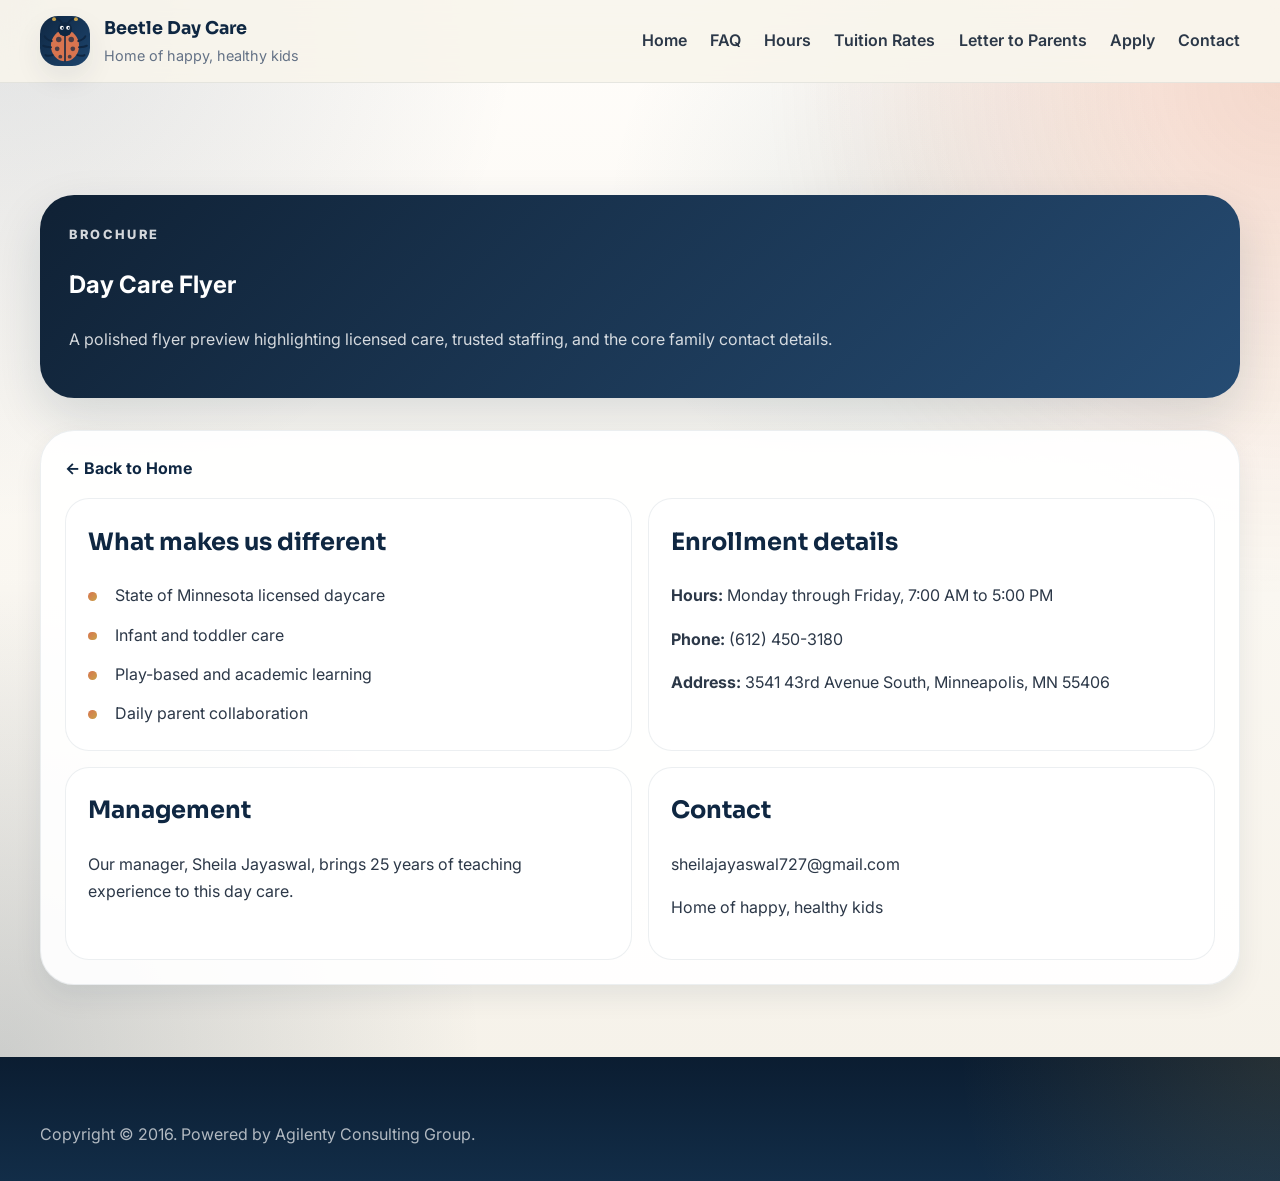
<file: flyer.html>
<!DOCTYPE html>
<html lang="en">
<head>
    <meta charset="UTF-8">
    <meta name="viewport" content="width=device-width, initial-scale=1.0">
    <meta name="description" content="Digital flyer for Beetle Day Care.">
    <title>Day Care Flyer | Beetle Day Care</title>
    <link rel="icon" type="image/svg+xml" href="favicon.svg">
    <link rel="stylesheet" href="style.css">
</head>
<body>
    <header class="site-header">
        <div class="container nav-shell">
            <a class="brand" href="index.html">
                <span class="brand-mark" aria-hidden="true">
                    <svg class="brand-beetle" viewBox="0 0 64 64" xmlns="http://www.w3.org/2000/svg">
                        <ellipse cx="32" cy="38" rx="18" ry="20" fill="#d8744f"/>
                        <line x1="32" y1="18" x2="32" y2="58" stroke="#0f2742" stroke-width="2" stroke-linecap="round"/>
                        <circle cx="24" cy="30" r="3.5" fill="#0f2742" opacity="0.7"/>
                        <circle cx="40" cy="30" r="3.5" fill="#0f2742" opacity="0.7"/>
                        <circle cx="22" cy="42" r="3" fill="#0f2742" opacity="0.7"/>
                        <circle cx="42" cy="42" r="3" fill="#0f2742" opacity="0.7"/>
                        <circle cx="26" cy="52" r="2.5" fill="#0f2742" opacity="0.7"/>
                        <circle cx="38" cy="52" r="2.5" fill="#0f2742" opacity="0.7"/>
                        <circle cx="32" cy="17" r="9" fill="#0f2742"/>
                        <circle cx="28" cy="15" r="2.5" fill="#fff"/>
                        <circle cx="36" cy="15" r="2.5" fill="#fff"/>
                        <circle cx="28.8" cy="15.3" r="1.2" fill="#0f2742"/>
                        <circle cx="36.8" cy="15.3" r="1.2" fill="#0f2742"/>
                        <path d="M28 9 Q24 2 18 4" stroke="#0f2742" stroke-width="2.5" fill="none" stroke-linecap="round"/>
                        <path d="M36 9 Q40 2 46 4" stroke="#0f2742" stroke-width="2.5" fill="none" stroke-linecap="round"/>
                        <circle cx="18" cy="4" r="2.5" fill="#c9a24b"/>
                        <circle cx="46" cy="4" r="2.5" fill="#c9a24b"/>
                        <path d="M15 32 Q8 30 6 26" stroke="#0f2742" stroke-width="2.5" fill="none" stroke-linecap="round"/>
                        <path d="M49 32 Q56 30 58 26" stroke="#0f2742" stroke-width="2.5" fill="none" stroke-linecap="round"/>
                        <path d="M14 40 Q7 40 4 38" stroke="#0f2742" stroke-width="2.5" fill="none" stroke-linecap="round"/>
                        <path d="M50 40 Q57 40 60 38" stroke="#0f2742" stroke-width="2.5" fill="none" stroke-linecap="round"/>
                        <path d="M16 50 Q10 52 7 50" stroke="#0f2742" stroke-width="2.5" fill="none" stroke-linecap="round"/>
                        <path d="M48 50 Q54 52 57 50" stroke="#0f2742" stroke-width="2.5" fill="none" stroke-linecap="round"/>
                    </svg>
                </span>
                <span class="brand-text">
                    <strong>Beetle Day Care</strong>
                    <small>Home of happy, healthy kids</small>
                </span>
            </a>
            <button class="menu-toggle" type="button" aria-expanded="false" aria-controls="primary-nav">
                <span class="menu-lines" aria-hidden="true"></span>
                <span class="sr-only">Toggle menu</span>
            </button>
            <nav class="primary-nav" id="primary-nav" aria-label="Primary">
                <a href="index.html">Home</a>
                <a href="index.html#faq">FAQ</a>
                <a href="index.html#hours">Hours</a>
                <a href="index.html#tuition">Tuition Rates</a>
                <a href="index.html#letter">Letter to Parents</a>
                <a href="apply.html">Apply</a>
                <a href="index.html#contact">Contact</a>
            </nav>
        </div>
    </header>

    <main class="subpage-shell backdrop">
        <section class="container subpage-hero">
            <div class="subpage-banner reveal">
                <p class="eyebrow footer-eyebrow">Brochure</p>
                <h1>Day Care Flyer</h1>
                <p class="subpage-copy">A polished flyer preview highlighting licensed care, trusted staffing, and the core family contact details.</p>
            </div>
        </section>

        <section class="container">
            <div class="flyer-mock reveal">
                <a class="subpage-back" href="index.html">← Back to Home</a>
                <div class="flyer-grid">
                    <div class="subpage-panel">
                        <h2 style="margin-top:0; color: var(--navy); font-family: 'Sora', sans-serif;">What makes us different</h2>
                        <ul class="bullet-list">
                            <li>State of Minnesota licensed daycare</li>
                            <li>Infant and toddler care</li>
                            <li>Play-based and academic learning</li>
                            <li>Daily parent collaboration</li>
                        </ul>
                    </div>
                    <div class="subpage-panel">
                        <h2 style="margin-top:0; color: var(--navy); font-family: 'Sora', sans-serif;">Enrollment details</h2>
                        <p><strong>Hours:</strong> Monday through Friday, 7:00 AM to 5:00 PM</p>
                        <p><strong>Phone:</strong> (612) 450-3180</p>
                        <p><strong>Address:</strong> 3541 43rd Avenue South, Minneapolis, MN 55406</p>
                    </div>
                    <div class="subpage-panel">
                        <h2 style="margin-top:0; color: var(--navy); font-family: 'Sora', sans-serif;">Management</h2>
                        <p>Our manager, Sheila Jayaswal, brings 25 years of teaching experience to this day care.</p>
                    </div>
                    <div class="subpage-panel">
                        <h2 style="margin-top:0; color: var(--navy); font-family: 'Sora', sans-serif;">Contact</h2>
                        <p><a href="mailto:sheilajayaswal727@gmail.com">sheilajayaswal727@gmail.com</a></p>
                        <p>Home of happy, healthy kids</p>
                    </div>
                </div>
            </div>
        </section>
    </main>

    <footer class="site-footer">
        <div class="container footer-bottom" style="margin-top:0; padding-top:0; border-top:0;">
            <p>Copyright &copy; 2016. Powered by Agilenty Consulting Group.</p>
        </div>
    </footer>

    <script src="script.js"></script>
</body>
</html>
</file>
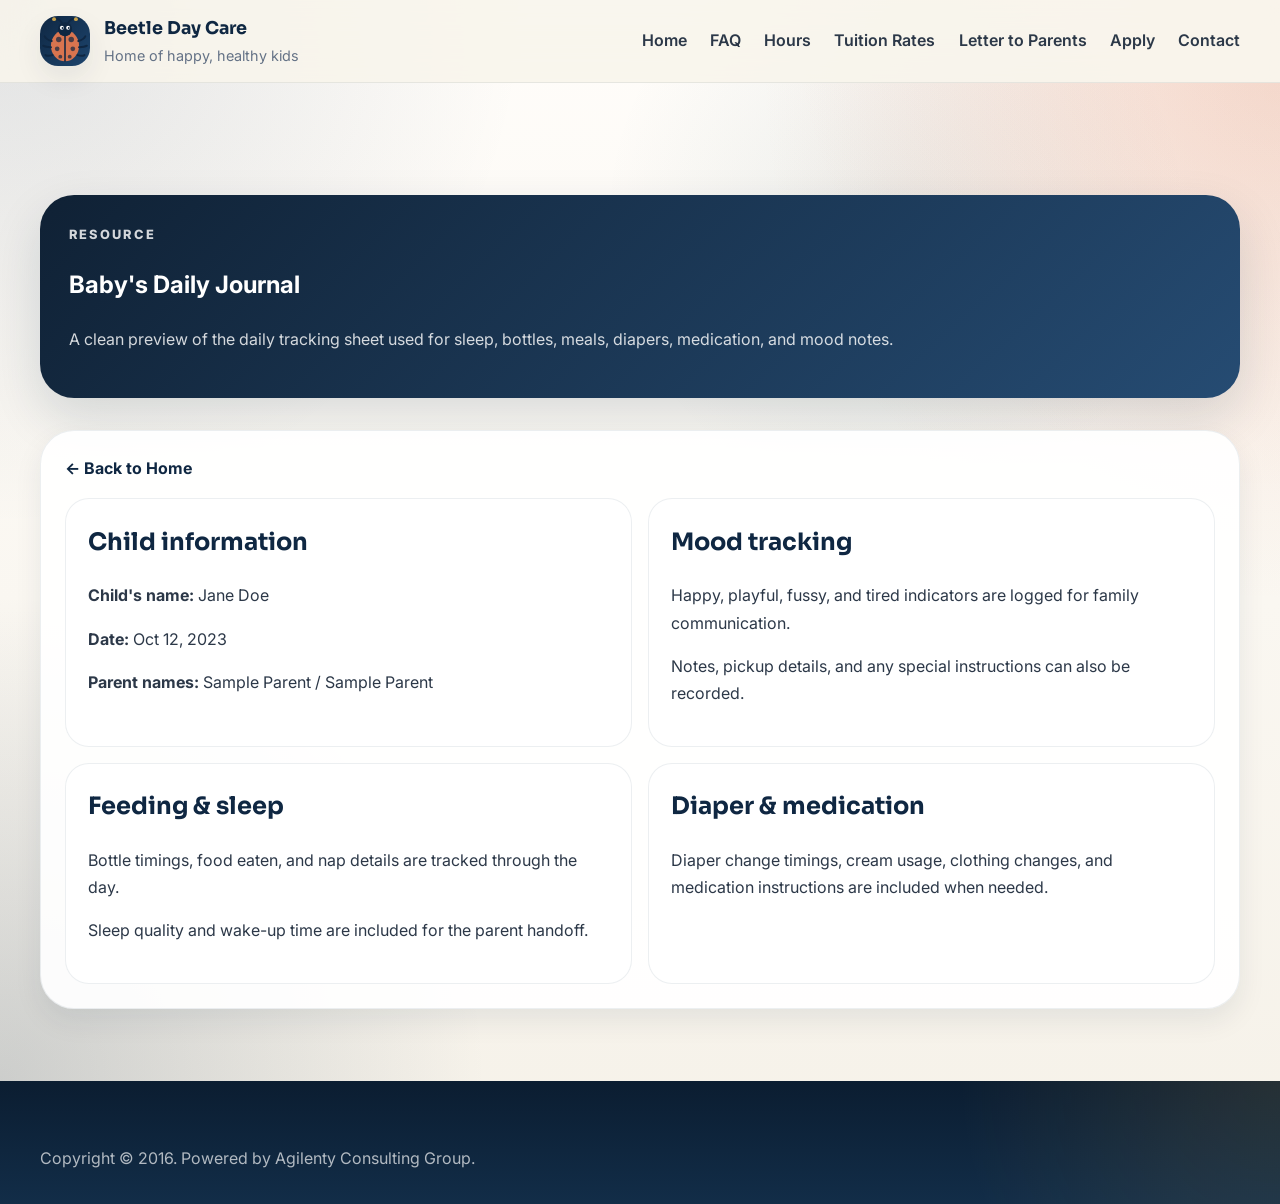
<file: journal.html>
<!DOCTYPE html>
<html lang="en">
<head>
    <meta charset="UTF-8">
    <meta name="viewport" content="width=device-width, initial-scale=1.0">
    <meta name="description" content="Daily journal preview for Beetle Day Care.">
    <title>Daily Journal | Beetle Day Care</title>
    <link rel="icon" type="image/svg+xml" href="favicon.svg">
    <link rel="stylesheet" href="style.css">
</head>
<body>
    <header class="site-header">
        <div class="container nav-shell">
            <a class="brand" href="index.html">
                <span class="brand-mark" aria-hidden="true">
                    <svg class="brand-beetle" viewBox="0 0 64 64" xmlns="http://www.w3.org/2000/svg">
                        <ellipse cx="32" cy="38" rx="18" ry="20" fill="#d8744f"/>
                        <line x1="32" y1="18" x2="32" y2="58" stroke="#0f2742" stroke-width="2" stroke-linecap="round"/>
                        <circle cx="24" cy="30" r="3.5" fill="#0f2742" opacity="0.7"/>
                        <circle cx="40" cy="30" r="3.5" fill="#0f2742" opacity="0.7"/>
                        <circle cx="22" cy="42" r="3" fill="#0f2742" opacity="0.7"/>
                        <circle cx="42" cy="42" r="3" fill="#0f2742" opacity="0.7"/>
                        <circle cx="26" cy="52" r="2.5" fill="#0f2742" opacity="0.7"/>
                        <circle cx="38" cy="52" r="2.5" fill="#0f2742" opacity="0.7"/>
                        <circle cx="32" cy="17" r="9" fill="#0f2742"/>
                        <circle cx="28" cy="15" r="2.5" fill="#fff"/>
                        <circle cx="36" cy="15" r="2.5" fill="#fff"/>
                        <circle cx="28.8" cy="15.3" r="1.2" fill="#0f2742"/>
                        <circle cx="36.8" cy="15.3" r="1.2" fill="#0f2742"/>
                        <path d="M28 9 Q24 2 18 4" stroke="#0f2742" stroke-width="2.5" fill="none" stroke-linecap="round"/>
                        <path d="M36 9 Q40 2 46 4" stroke="#0f2742" stroke-width="2.5" fill="none" stroke-linecap="round"/>
                        <circle cx="18" cy="4" r="2.5" fill="#c9a24b"/>
                        <circle cx="46" cy="4" r="2.5" fill="#c9a24b"/>
                        <path d="M15 32 Q8 30 6 26" stroke="#0f2742" stroke-width="2.5" fill="none" stroke-linecap="round"/>
                        <path d="M49 32 Q56 30 58 26" stroke="#0f2742" stroke-width="2.5" fill="none" stroke-linecap="round"/>
                        <path d="M14 40 Q7 40 4 38" stroke="#0f2742" stroke-width="2.5" fill="none" stroke-linecap="round"/>
                        <path d="M50 40 Q57 40 60 38" stroke="#0f2742" stroke-width="2.5" fill="none" stroke-linecap="round"/>
                        <path d="M16 50 Q10 52 7 50" stroke="#0f2742" stroke-width="2.5" fill="none" stroke-linecap="round"/>
                        <path d="M48 50 Q54 52 57 50" stroke="#0f2742" stroke-width="2.5" fill="none" stroke-linecap="round"/>
                    </svg>
                </span>
                <span class="brand-text">
                    <strong>Beetle Day Care</strong>
                    <small>Home of happy, healthy kids</small>
                </span>
            </a>
            <button class="menu-toggle" type="button" aria-expanded="false" aria-controls="primary-nav">
                <span class="menu-lines" aria-hidden="true"></span>
                <span class="sr-only">Toggle menu</span>
            </button>
            <nav class="primary-nav" id="primary-nav" aria-label="Primary">
                <a href="index.html">Home</a>
                <a href="index.html#faq">FAQ</a>
                <a href="index.html#hours">Hours</a>
                <a href="index.html#tuition">Tuition Rates</a>
                <a href="index.html#letter">Letter to Parents</a>
                <a href="apply.html">Apply</a>
                <a href="index.html#contact">Contact</a>
            </nav>
        </div>
    </header>

    <main class="subpage-shell backdrop">
        <section class="container subpage-hero">
            <div class="subpage-banner reveal">
                <p class="eyebrow footer-eyebrow">Resource</p>
                <h1>Baby's Daily Journal</h1>
                <p class="subpage-copy">A clean preview of the daily tracking sheet used for sleep, bottles, meals, diapers, medication, and mood notes.</p>
            </div>
        </section>

        <section class="container">
            <div class="journal-mock reveal">
                <a class="subpage-back" href="index.html">← Back to Home</a>
                <div class="journal-grid">
                    <div class="subpage-panel">
                        <h2 style="margin-top:0; color: var(--navy); font-family: 'Sora', sans-serif;">Child information</h2>
                        <p><strong>Child's name:</strong> Jane Doe</p>
                        <p><strong>Date:</strong> Oct 12, 2023</p>
                        <p><strong>Parent names:</strong> Sample Parent / Sample Parent</p>
                    </div>
                    <div class="subpage-panel">
                        <h2 style="margin-top:0; color: var(--navy); font-family: 'Sora', sans-serif;">Mood tracking</h2>
                        <p>Happy, playful, fussy, and tired indicators are logged for family communication.</p>
                        <p>Notes, pickup details, and any special instructions can also be recorded.</p>
                    </div>
                    <div class="subpage-panel">
                        <h2 style="margin-top:0; color: var(--navy); font-family: 'Sora', sans-serif;">Feeding &amp; sleep</h2>
                        <p>Bottle timings, food eaten, and nap details are tracked through the day.</p>
                        <p>Sleep quality and wake-up time are included for the parent handoff.</p>
                    </div>
                    <div class="subpage-panel">
                        <h2 style="margin-top:0; color: var(--navy); font-family: 'Sora', sans-serif;">Diaper &amp; medication</h2>
                        <p>Diaper change timings, cream usage, clothing changes, and medication instructions are included when needed.</p>
                    </div>
                </div>
            </div>
        </section>
    </main>

    <footer class="site-footer">
        <div class="container footer-bottom" style="margin-top:0; padding-top:0; border-top:0;">
            <p>Copyright &copy; 2016. Powered by Agilenty Consulting Group.</p>
        </div>
    </footer>

    <script src="script.js"></script>
</body>
</html>
</file>
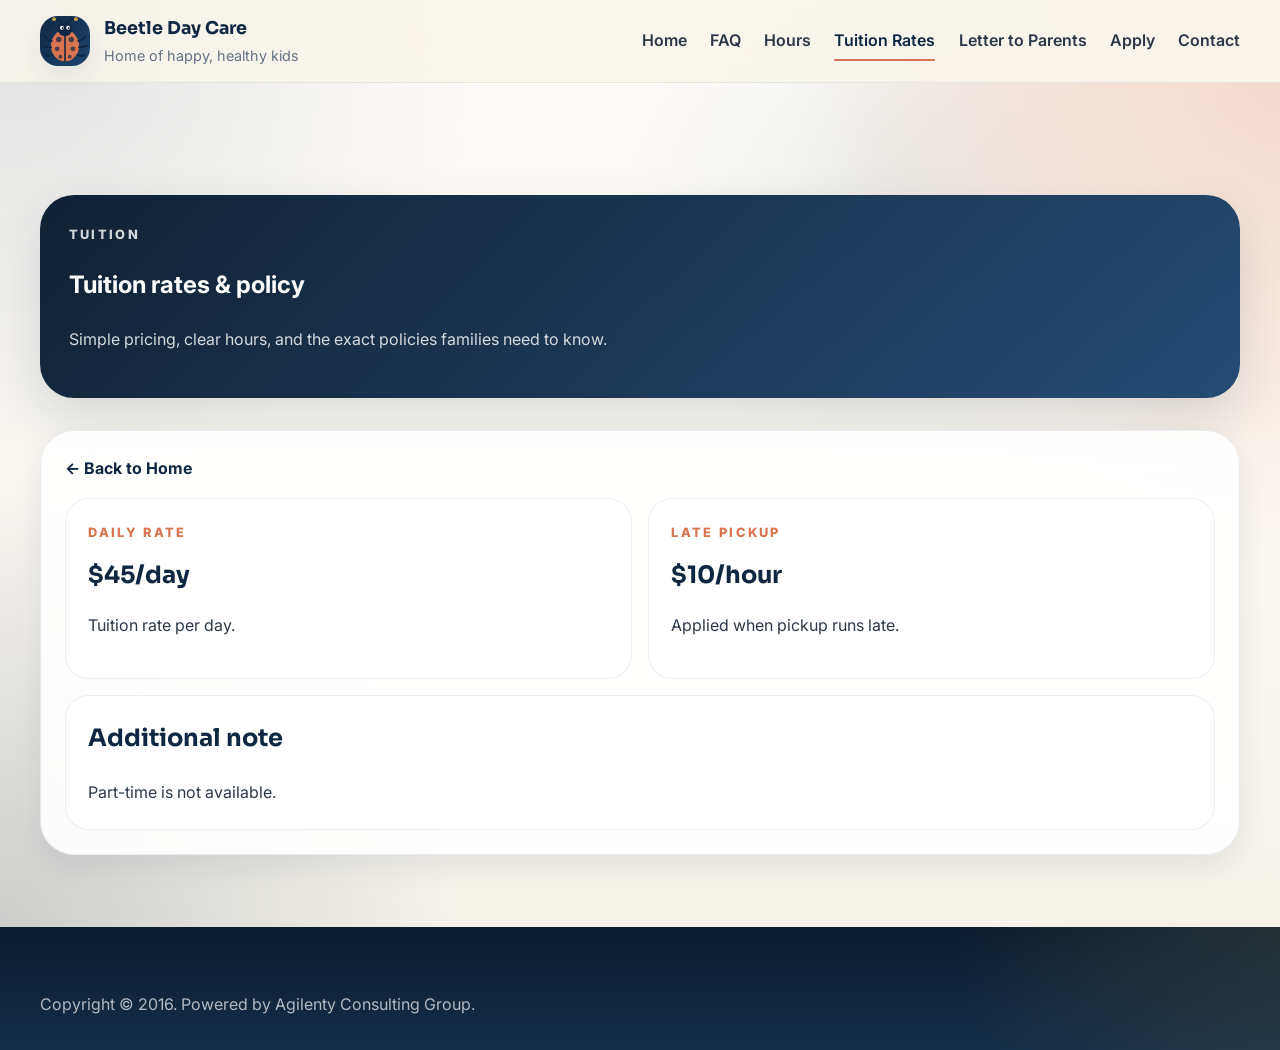
<file: tuition.html>
<!DOCTYPE html>
<html lang="en">
<head>
    <meta charset="UTF-8">
    <meta name="viewport" content="width=device-width, initial-scale=1.0">
    <meta name="description" content="Tuition rates and policies for Beetle Day Care.">
    <title>Tuition Rates | Beetle Day Care</title>
    <link rel="icon" type="image/svg+xml" href="favicon.svg">
    <link rel="stylesheet" href="style.css">
</head>
<body>
    <header class="site-header">
        <div class="container nav-shell">
            <a class="brand" href="index.html">
                <span class="brand-mark" aria-hidden="true">
                    <svg class="brand-beetle" viewBox="0 0 64 64" xmlns="http://www.w3.org/2000/svg">
                        <ellipse cx="32" cy="38" rx="18" ry="20" fill="#d8744f"/>
                        <line x1="32" y1="18" x2="32" y2="58" stroke="#0f2742" stroke-width="2" stroke-linecap="round"/>
                        <circle cx="24" cy="30" r="3.5" fill="#0f2742" opacity="0.7"/>
                        <circle cx="40" cy="30" r="3.5" fill="#0f2742" opacity="0.7"/>
                        <circle cx="22" cy="42" r="3" fill="#0f2742" opacity="0.7"/>
                        <circle cx="42" cy="42" r="3" fill="#0f2742" opacity="0.7"/>
                        <circle cx="26" cy="52" r="2.5" fill="#0f2742" opacity="0.7"/>
                        <circle cx="38" cy="52" r="2.5" fill="#0f2742" opacity="0.7"/>
                        <circle cx="32" cy="17" r="9" fill="#0f2742"/>
                        <circle cx="28" cy="15" r="2.5" fill="#fff"/>
                        <circle cx="36" cy="15" r="2.5" fill="#fff"/>
                        <circle cx="28.8" cy="15.3" r="1.2" fill="#0f2742"/>
                        <circle cx="36.8" cy="15.3" r="1.2" fill="#0f2742"/>
                        <path d="M28 9 Q24 2 18 4" stroke="#0f2742" stroke-width="2.5" fill="none" stroke-linecap="round"/>
                        <path d="M36 9 Q40 2 46 4" stroke="#0f2742" stroke-width="2.5" fill="none" stroke-linecap="round"/>
                        <circle cx="18" cy="4" r="2.5" fill="#c9a24b"/>
                        <circle cx="46" cy="4" r="2.5" fill="#c9a24b"/>
                        <path d="M15 32 Q8 30 6 26" stroke="#0f2742" stroke-width="2.5" fill="none" stroke-linecap="round"/>
                        <path d="M49 32 Q56 30 58 26" stroke="#0f2742" stroke-width="2.5" fill="none" stroke-linecap="round"/>
                        <path d="M14 40 Q7 40 4 38" stroke="#0f2742" stroke-width="2.5" fill="none" stroke-linecap="round"/>
                        <path d="M50 40 Q57 40 60 38" stroke="#0f2742" stroke-width="2.5" fill="none" stroke-linecap="round"/>
                        <path d="M16 50 Q10 52 7 50" stroke="#0f2742" stroke-width="2.5" fill="none" stroke-linecap="round"/>
                        <path d="M48 50 Q54 52 57 50" stroke="#0f2742" stroke-width="2.5" fill="none" stroke-linecap="round"/>
                    </svg>
                </span>
                <span class="brand-text">
                    <strong>Beetle Day Care</strong>
                    <small>Home of happy, healthy kids</small>
                </span>
            </a>
            <button class="menu-toggle" type="button" aria-expanded="false" aria-controls="primary-nav">
                <span class="menu-lines" aria-hidden="true"></span>
                <span class="sr-only">Toggle menu</span>
            </button>
            <nav class="primary-nav" id="primary-nav" aria-label="Primary">
                <a href="index.html">Home</a>
                <a href="index.html#faq">FAQ</a>
                <a href="index.html#hours">Hours</a>
                <a href="tuition.html" class="active">Tuition Rates</a>
                <a href="index.html#letter">Letter to Parents</a>
                <a href="apply.html">Apply</a>
                <a href="index.html#contact">Contact</a>
            </nav>
        </div>
    </header>

    <main class="subpage-shell backdrop">
        <section class="container subpage-hero">
            <div class="subpage-banner reveal">
                <p class="eyebrow footer-eyebrow">Tuition</p>
                <h1>Tuition rates &amp; policy</h1>
                <p class="subpage-copy">Simple pricing, clear hours, and the exact policies families need to know.</p>
            </div>
        </section>

        <section class="container">
            <div class="subpage-card reveal">
                <a class="subpage-back" href="index.html">← Back to Home</a>
                <div class="tuition-grid-alt">
                    <div class="subpage-panel">
                        <p class="eyebrow" style="margin-top:0;">Daily rate</p>
                        <h2 style="margin:0; color: var(--navy); font-family: 'Sora', sans-serif;">$45/day</h2>
                        <p>Tuition rate per day.</p>
                    </div>
                    <div class="subpage-panel">
                        <p class="eyebrow" style="margin-top:0;">Late pickup</p>
                        <h2 style="margin:0; color: var(--navy); font-family: 'Sora', sans-serif;">$10/hour</h2>
                        <p>Applied when pickup runs late.</p>
                    </div>
                </div>
                <div class="subpage-panel" style="margin-top:1rem;">
                    <h2 style="margin-top:0; color: var(--navy); font-family: 'Sora', sans-serif;">Additional note</h2>
                    <p style="margin-bottom:0;">Part-time is not available.</p>
                </div>
            </div>
        </section>
    </main>

    <footer class="site-footer">
        <div class="container footer-bottom" style="margin-top:0; padding-top:0; border-top:0;">
            <p>Copyright &copy; 2016. Powered by Agilenty Consulting Group.</p>
        </div>
    </footer>

    <script src="script.js"></script>
</body>
</html>
</file>
<file: style.css>
@import url('https://fonts.googleapis.com/css2?family=Inter:wght@400;500;600;700;800&family=Sora:wght@500;600;700;800&display=swap');

:root {
  --bg: #f5f1e8;
  --bg-soft: #fbf8f1;
  --surface: #ffffff;
  --surface-2: #ede5d5;
  --navy: #0f2742;
  --navy-2: #1d456e;
  --teal: #204d57;
  --accent: #d8744f;
  --accent-2: #b85d3c;
  --gold: #c9a24b;
  --text: #2c3848;
  --muted: #647286;
  --border: rgba(15, 39, 66, 0.12);
  --shadow-sm: 0 12px 28px rgba(15, 39, 66, 0.08);
  --shadow-md: 0 20px 50px rgba(15, 39, 66, 0.14);
  --shadow-lg: 0 30px 80px rgba(15, 39, 66, 0.18);
  --radius-sm: 16px;
  --radius-md: 24px;
  --radius-lg: 34px;
  --radius-pill: 999px;
  --container: 1200px;
  --ease: cubic-bezier(0.2, 0.8, 0.2, 1);
}

* {
  box-sizing: border-box;
}

html {
  scroll-behavior: smooth;
  scroll-padding-top: 96px;
  overflow-x: hidden;
}

body {
  margin: 0;
  font-family: 'Inter', sans-serif;
  color: var(--text);
  background:
    radial-gradient(circle at top left, rgba(15, 39, 66, 0.12), transparent 30%),
    radial-gradient(circle at top right, rgba(216, 116, 79, 0.12), transparent 28%),
    radial-gradient(circle at 70% 18%, rgba(32, 77, 87, 0.08), transparent 22%),
    linear-gradient(180deg, #fffdfa 0%, var(--bg) 100%);
  line-height: 1.7;
  -webkit-font-smoothing: antialiased;
  -moz-osx-font-smoothing: grayscale;
}

img {
  max-width: 100%;
  display: block;
}

a {
  color: inherit;
  text-decoration: none;
}

button,
input {
  font: inherit;
}

button {
  cursor: pointer;
}

.sr-only {
  position: absolute;
  width: 1px;
  height: 1px;
  padding: 0;
  margin: -1px;
  overflow: hidden;
  clip: rect(0, 0, 0, 0);
  white-space: nowrap;
  border: 0;
}

.skip-link {
  position: absolute;
  left: 1rem;
  top: -100px;
  z-index: 2000;
  padding: 0.75rem 1rem;
  border-radius: var(--radius-pill);
  background: var(--navy);
  color: #fff;
  transition: top 0.2s var(--ease);
}

.skip-link:focus {
  top: 1rem;
}

.container {
  width: min(100% - 2rem, var(--container));
  margin-inline: auto;
}

.section-frame {
  position: relative;
  padding: 5.5rem 0;
}

.section-soft {
  background: linear-gradient(180deg, rgba(255, 255, 255, 0.75), rgba(242, 237, 225, 0.72));
}

.site-header {
  position: sticky;
  top: 0;
  z-index: 1000;
  backdrop-filter: blur(18px);
  -webkit-backdrop-filter: blur(18px);
  background: rgba(249, 245, 236, 0.86);
  border-bottom: 1px solid rgba(15, 39, 66, 0.08);
}

.nav-shell {
  min-height: 82px;
  display: flex;
  align-items: center;
  justify-content: space-between;
  gap: 1.5rem;
}

/* Blob image styling */
.about-image-wrapper {
    display: flex;
    justify-content: center;
    align-items: center;
    padding: 2rem 0;
    text-align: center;

    display: flex;
    justify-content: center;
    align-items: center;
    padding: 2rem 0;
}

.blob-image-container {
    max-width: 250px;
    width: 100%;
    margin: 0 auto;
}

/* Responsive adjustments */
@media (max-width: 768px) {
    .blob-image-container {
        max-width: 150px;
    }
}

.blob-image {
    width: 100%;
    height: auto;
    border-radius: 50%;
    box-shadow: var(--shadow-sm);
    object-fit: cover;
    display: block;
    margin: 0 auto;
}

.brand {
  display: inline-flex;
  align-items: center;
  gap: 0.9rem;
}

.brand-mark {
  width: 50px;
  height: 50px;
  border-radius: 18px;
  display: grid;
  place-items: center;
  background: linear-gradient(135deg, var(--navy) 0%, var(--navy-2) 100%);
  color: #fff;
  font-family: 'Sora', sans-serif;
  font-weight: 800;
  letter-spacing: -0.03em;
  box-shadow: var(--shadow-sm);
}

.brand-text {
  display: flex;
  flex-direction: column;
}

.brand-text strong {
  font-family: 'Sora', sans-serif;
  font-size: 1.1rem;
  color: var(--navy);
}

.brand-text small {
  color: var(--muted);
  font-size: 0.9rem;
}

.primary-nav {
  display: flex;
  align-items: center;
  gap: 1.45rem;
  flex-wrap: wrap;
}

.primary-nav a {
  position: relative;
  font-weight: 600;
  color: var(--text);
  padding: 0.3rem 0;
  transition: color 0.25s var(--ease);
}

.primary-nav a::after {
  content: '';
  position: absolute;
  left: 0;
  bottom: -0.1rem;
  width: 100%;
  height: 2px;
  border-radius: 999px;
  transform: scaleX(0);
  transform-origin: left;
  background: var(--accent);
  transition: transform 0.25s var(--ease);
}

.primary-nav a:hover,
.primary-nav a.active {
  color: var(--navy);
}

.primary-nav a:hover::after,
.primary-nav a.active::after {
  transform: scaleX(1);
}

.menu-toggle {
  display: none;
  width: 48px;
  height: 48px;
  border: 1px solid var(--border);
  border-radius: 14px;
  background: rgba(255, 255, 255, 0.85);
  box-shadow: var(--shadow-sm);
}

.menu-lines {
  position: relative;
  display: block;
  width: 20px;
  height: 2px;
  margin: 0 auto;
  background: var(--navy);
}

.menu-lines::before,
.menu-lines::after {
  content: '';
  position: absolute;
  left: 0;
  width: 20px;
  height: 2px;
  background: var(--navy);
  transition: transform 0.25s var(--ease), top 0.25s var(--ease);
}

.menu-lines::before {
  top: -6px;
}

.menu-lines::after {
  top: 6px;
}

.hero-section {
  padding-top: 4.5rem;
}

.hero-grid,
.split-grid,
.form-layout {
  display: grid;
  grid-template-columns: minmax(0, 1.1fr) minmax(0, 0.9fr);
  gap: 2rem;
  align-items: center;
}

.hero-copy h1,
.section-heading h2,
.section-intro h2,
.form-intro h2 {
  margin: 0;
  font-family: 'Sora', sans-serif;
  color: var(--navy);
  letter-spacing: -0.04em;
  line-height: 1.02;
}

.hero-copy h1 {
  font-size: clamp(3rem, 5vw, 5.2rem);
  margin-bottom: 0.8rem;
}

.section-heading h2,
.section-intro h2,
.form-intro h2 {
  font-size: clamp(2rem, 3vw, 3.2rem);
}

.eyebrow {
  margin: 0 0 0.75rem;
  text-transform: uppercase;
  letter-spacing: 0.18em;
  font-size: 0.8rem;
  font-weight: 800;
  color: var(--accent);
}

.hero-tagline {
  margin: 0 0 1rem;
  color: var(--navy-2);
  font-family: 'Sora', sans-serif;
  font-size: clamp(1.1rem, 1.7vw, 1.45rem);
  font-weight: 700;
}

.hero-description,
.section-heading p,
.section-intro p,
.form-intro p,
.detail-card p,
.info-card p,
.resource-card p,
.faq-answer p {
  color: var(--muted);
  margin: 0;
}

.hero-description {
  font-size: 1.08rem;
  max-width: 62ch;
}

.hero-actions {
  display: flex;
  flex-wrap: wrap;
  gap: 1rem;
  margin-top: 2rem;
}

.btn {
  display: inline-flex;
  align-items: center;
  justify-content: center;
  min-height: 54px;
  padding: 0.9rem 1.5rem;
  border-radius: var(--radius-pill);
  font-weight: 700;
  letter-spacing: 0.01em;
  border: 1px solid transparent;
  transition: transform 0.25s var(--ease), box-shadow 0.25s var(--ease), background 0.25s var(--ease), color 0.25s var(--ease);
}

.btn:hover {
  transform: translateY(-2px);
}

.btn-primary {
  background: linear-gradient(135deg, var(--accent) 0%, var(--accent-2) 100%);
  color: #fff;
  box-shadow: 0 14px 30px rgba(222, 122, 89, 0.32);
}

.btn-primary:hover {
  box-shadow: 0 18px 36px rgba(222, 122, 89, 0.42);
}

.btn-outline {
  background: rgba(255, 255, 255, 0.78);
  color: var(--navy);
  border-color: rgba(22, 49, 79, 0.18);
}

.btn-outline:hover {
  background: var(--navy);
  color: #fff;
}

.hero-metrics {
  display: flex;
  flex-wrap: wrap;
  gap: 0.9rem;
  margin-top: 2rem;
}

.metric-pill {
  min-width: 150px;
  padding: 0.95rem 1.05rem;
  border-radius: 22px;
  background: rgba(255, 255, 255, 0.72);
  border: 1px solid rgba(22, 49, 79, 0.08);
  box-shadow: var(--shadow-sm);
}

.metric-pill strong,
.panel-badge,
.price-label,
.resource-kicker {
  display: block;
  color: var(--navy);
  font-weight: 800;
  font-size: 0.92rem;
}

.metric-pill span {
  display: block;
  color: var(--muted);
  font-size: 0.92rem;
}

.hero-panel-card,
.feature-card,
.detail-card,
.pricing-card,
.resource-card,
.form-card,
.faq-item,
.info-card,
.callout-card,
.external-links {
  background: rgba(255, 255, 255, 0.94);
  border: 1px solid rgba(15, 39, 66, 0.09);
  box-shadow: var(--shadow-sm);
}

.image-card {
  position: relative;
  overflow: hidden;
  border-radius: var(--radius-lg);
  border: 1px solid rgba(15, 39, 66, 0.09);
  background: linear-gradient(180deg, rgba(255, 255, 255, 0.92), rgba(245, 241, 232, 0.86));
  box-shadow: var(--shadow-md);
}

.image-card img {
  width: 100%;
  height: 100%;
  object-fit: cover;
  display: block;
}

.image-card-hero {
  min-height: 620px;
}

.image-card-about {
  min-height: 620px;
}

.image-card-apply {
  min-height: 320px;
}

.image-card-caption {
  position: absolute;
  left: 1.25rem;
  right: 1.25rem;
  bottom: 1.25rem;
  padding: 1.1rem 1.25rem;
  border-radius: 22px;
  background: rgba(255, 255, 255, 0.38);
  backdrop-filter: blur(18px) saturate(1.6);
  -webkit-backdrop-filter: blur(18px) saturate(1.6);
  border: 1px solid rgba(255, 255, 255, 0.45);
  box-shadow:
    0 8px 32px rgba(15, 39, 66, 0.12),
    inset 0 1px 0 rgba(255, 255, 255, 0.5);
}

.image-card-caption-dark {
  background: rgba(15, 39, 66, 0.35);
  border: 1px solid rgba(255, 255, 255, 0.15);
  color: #fff;
  box-shadow:
    0 8px 32px rgba(0, 0, 0, 0.2),
    inset 0 1px 0 rgba(255, 255, 255, 0.12);
}

.image-card-caption h2,
.image-card-caption strong {
  margin: 0;
  display: block;
  font-family: 'Sora', sans-serif;
  color: var(--navy);
  text-shadow: 0 1px 2px rgba(255, 255, 255, 0.4);
}

.image-card-caption-dark h2,
.image-card-caption-dark strong {
  color: #fff;
  text-shadow: 0 1px 3px rgba(0, 0, 0, 0.3);
}

.image-card-caption p,
.image-card-caption span {
  display: block;
  margin-top: 0.35rem;
  color: var(--text);
}

.image-card-caption-dark p,
.image-card-caption-dark span {
  color: rgba(255, 255, 255, 0.9);
}

.hero-panel-card {
  position: relative;
  padding: 2rem;
  border-radius: var(--radius-lg);
  overflow: hidden;
}

.hero-panel-card::before {
  content: '';
  position: absolute;
  inset: 0;
  background:
    radial-gradient(circle at top right, rgba(216, 116, 79, 0.20), transparent 36%),
    radial-gradient(circle at bottom left, rgba(15, 39, 66, 0.14), transparent 35%);
  pointer-events: none;
}

.hero-panel-card > * {
  position: relative;
  z-index: 1;
}

.panel-badge {
  margin-bottom: 1rem;
}

.hero-panel-card h2,
.feature-card h3,
.detail-card h3,
.pricing-card .price-value,
.form-intro h2,
.external-links-head h3 {
  margin: 0 0 0.75rem;
  font-family: 'Sora', sans-serif;
  color: var(--navy);
  letter-spacing: -0.03em;
}

.hero-panel-card h2 {
  font-size: clamp(1.8rem, 2.8vw, 2.5rem);
}

.hero-panel-card p {
  margin-bottom: 1.2rem;
}

.check-list,
.bullet-list,
.footer-list {
  list-style: none;
  margin: 0;
  padding: 0;
}

.check-list li,
.bullet-list li {
  position: relative;
  padding-left: 1.65rem;
  color: var(--text);
  margin-top: 0.75rem;
}

.check-list li::before,
.bullet-list li::before {
  content: '';
  position: absolute;
  left: 0;
  top: 0.62rem;
  width: 0.55rem;
  height: 0.55rem;
  border-radius: 50%;
  background: linear-gradient(135deg, var(--accent), var(--gold));
}

.section-heading,
.section-intro {
  max-width: 760px;
}

.section-heading {
  margin-bottom: 2.2rem;
}

.section-heading h2,
.section-intro h2,
.form-intro h2 {
  margin-bottom: 0.8rem;
}

.lead {
  font-size: 1.08rem;
  color: var(--text);
}

.callout-card,
.feature-card,
.external-links,
.detail-card,
.pricing-card,
.resource-card,
.form-card,
.faq-item,
.info-card {
  border-radius: var(--radius-md);
}

.callout-card {
  display: grid;
  grid-template-columns: repeat(2, minmax(0, 1fr));
  gap: 1rem;
  margin: 1.5rem 0;
  padding: 1.1rem;
  background: rgba(255, 255, 255, 0.72);
}

.callout-card strong,
.detail-card strong {
  display: block;
  color: var(--navy);
  margin-bottom: 0.35rem;
  font-size: 1rem;
}

.callout-card span {
  color: var(--muted);
  font-size: 0.95rem;
}

.inline-phone {
  display: inline-flex;
  align-items: center;
  gap: 0.5rem;
  color: var(--navy);
  font-weight: 800;
}

.feature-card {
  padding: 1.75rem;
}

.feature-grid,
.card-grid,
.detail-grid,
.tuition-grid,
.letter-grid,
.resource-grid,
.external-grid,
.stats-grid {
  display: grid;
  gap: 1rem;
}

.feature-grid {
  grid-template-columns: repeat(3, minmax(0, 1fr));
  margin-top: 1rem;
}

.feature-grid article {
  padding: 1.2rem;
  border-radius: 20px;
  background: linear-gradient(180deg, rgba(245, 241, 232, 0.95), rgba(255, 255, 255, 0.84));
  border: 1px solid rgba(15, 39, 66, 0.08);
}

.feature-icon {
  display: inline-grid;
  place-items: center;
  width: 42px;
  height: 42px;
  border-radius: 14px;
  margin-bottom: 0.9rem;
  background: linear-gradient(135deg, var(--navy), var(--teal));
  color: #fff;
  font-family: 'Sora', sans-serif;
  font-weight: 800;
}

.feature-grid h4 {
  margin: 0 0 0.45rem;
  color: var(--navy);
  font-size: 1.02rem;
}

.feature-grid p {
  margin: 0;
  font-size: 0.97rem;
  color: var(--muted);
}

.tab-system {
  margin-top: 1.75rem;
}

.tab-list {
  display: inline-flex;
  gap: 0.5rem;
  flex-wrap: wrap;
  padding: 0.45rem;
  margin-bottom: 1.4rem;
  border-radius: var(--radius-pill);
  background: rgba(255, 255, 255, 0.66);
  border: 1px solid rgba(15, 39, 66, 0.08);
}

.tab-button {
  border: 0;
  background: transparent;
  color: var(--muted);
  font-weight: 800;
  padding: 0.85rem 1.2rem;
  border-radius: var(--radius-pill);
  transition: background 0.25s var(--ease), color 0.25s var(--ease), box-shadow 0.25s var(--ease);
}

.tab-button.active {
  background: #fff;
  color: var(--navy);
  box-shadow: var(--shadow-sm);
}

.tab-panels {
  background: rgba(255, 255, 255, 0.55);
  border: 1px solid rgba(15, 39, 66, 0.08);
  border-radius: var(--radius-lg);
  padding: 1rem;
}

.tab-panel {
  display: none;
}

.tab-panel.active {
  display: block;
}

.card-grid {
  grid-template-columns: repeat(3, minmax(0, 1fr));
}

/* Ensure caption sits below the hero image on small and medium screens and doesn't overlap next content */
@media (max-width: 1024px) {
  .image-card {
    overflow: visible;
    padding-bottom: 7.5rem; /* reserve larger space for caption placed below */
  }
  .image-card-caption {
    position: static !important;
    margin: 0.75rem 1rem 1.25rem 1rem !important;
    left: auto !important;
    right: auto !important;
    bottom: auto !important;
    background: rgba(255,255,255,0.96) !important;
    backdrop-filter: none !important;
    -webkit-backdrop-filter: none !important;
    border-radius: var(--radius-md) !important;
  }
}

/* Extra padding and safer layout for narrow phones (iPhone SE, iPhone 12/13 Pro widths) */
@media (max-width: 400px) {
  .image-card {
    padding-bottom: 9.5rem; /* more space for caption */
  }
  .image-card-caption {
    margin: 0.6rem 0.75rem 1.6rem 0.75rem !important;
    font-size: 0.95rem;
  }
}

@media (max-width: 375px) {
  .image-card {
    padding-bottom: 11rem; /* ensure iPhone SE has enough space */
  }
  .image-card-caption {
    margin: 0.5rem 0.6rem 1.8rem 0.6rem !important;
    font-size: 0.95rem;
  }
}

.info-card,
.detail-card,
.pricing-card,
.resource-card,
.faq-item {
  padding: 1.5rem;
}

.info-card h3,
.detail-card h3,
.pricing-card .price-label,
.resource-card h3,
.faq-question {
  margin: 0 0 0.6rem;
  font-family: 'Sora', sans-serif;
  color: var(--navy);
}

.info-card h3,
.detail-card h3,
.resource-card h3 {
  font-size: 1.2rem;
}

.stats-grid {
  grid-template-columns: repeat(4, minmax(0, 1fr));
  margin-top: 2rem;
}

.stat-card {
  padding: 1.5rem;
  border-radius: var(--radius-md);
  background: linear-gradient(180deg, rgba(255, 255, 255, 0.94), rgba(237, 229, 213, 0.78));
  border: 1px solid rgba(15, 39, 66, 0.09);
  text-align: center;
  box-shadow: var(--shadow-sm);
}

.stat-card strong {
  display: block;
  font-family: 'Sora', sans-serif;
  color: var(--accent);
  font-size: clamp(2rem, 4vw, 3.2rem);
  line-height: 1;
}

.stat-card span {
  display: block;
  margin-top: 0.45rem;
  color: var(--navy);
  font-weight: 700;
}

.detail-grid {
  grid-template-columns: repeat(3, minmax(0, 1fr));
}

.tuition-grid {
  grid-template-columns: repeat(3, minmax(0, 1fr));
}

.pricing-card {
  text-align: center;
}

.pricing-card-accent {
  background: linear-gradient(180deg, rgba(216, 116, 79, 0.16), rgba(255, 255, 255, 0.95));
  border-color: rgba(216, 116, 79, 0.28);
}

.price-value {
  font-family: 'Sora', sans-serif;
  color: var(--navy);
  font-size: clamp(2rem, 4vw, 3.3rem);
  line-height: 1.05;
}

.pricing-card p {
  margin: 0;
  color: var(--muted);
}

.letter-grid {
  grid-template-columns: repeat(3, minmax(0, 1fr));
}

.resource-grid {
  grid-template-columns: repeat(4, minmax(0, 1fr));
}

.resource-visual {
  margin-top: 1.2rem;
  border-radius: var(--radius-lg);
  overflow: hidden;
  border: 1px solid rgba(15, 39, 66, 0.09);
  box-shadow: var(--shadow-md);
  background: rgba(255, 255, 255, 0.9);
  max-height: 420px;
}

.resource-visual img {
  width: 100%;
  height: 100%;
  max-height: 420px;
  object-fit: cover;
  object-position: center;
  display: block;
}

.calculator-launch-grid {
  display: grid;
  grid-template-columns: repeat(2, minmax(0, 1fr));
  gap: 1rem;
  margin-top: 1rem;
}

.calculator-launch,
.calculator-card {
  border-radius: var(--radius-lg);
  border: 1px solid rgba(15, 39, 66, 0.09);
  box-shadow: var(--shadow-sm);
}

.calculator-launch {
  text-align: left;
  padding: 1.45rem;
  background: linear-gradient(180deg, rgba(255, 255, 255, 0.95), rgba(245, 241, 232, 0.82));
  color: var(--text);
  transition: transform 0.25s var(--ease), box-shadow 0.25s var(--ease), background 0.25s var(--ease);
}

.calculator-launch:hover {
  transform: translateY(-4px);
  box-shadow: var(--shadow-md);
}

.calculator-launch-dark {
  background: linear-gradient(135deg, rgba(11, 29, 49, 0.98), rgba(29, 69, 110, 0.95));
}

.calculator-launch-dark h3,
.calculator-launch-dark p,
.calculator-launch-dark .resource-kicker {
  color: #fff;
}

.calculator-panels {
  margin-top: 1rem;
  display: grid;
  gap: 1rem;
}

.resource-card {
  position: relative;
  overflow: hidden;
  transition: transform 0.25s var(--ease), box-shadow 0.25s var(--ease), border-color 0.25s var(--ease);
}

.resource-card::after {
  content: '';
  position: absolute;
  inset: auto -20% -35% auto;
  width: 140px;
  height: 140px;
  border-radius: 50%;
  background: radial-gradient(circle, rgba(216, 116, 79, 0.18), transparent 60%);
}

.resource-card:hover,
.external-link:hover,
.faq-item:hover,
.detail-card:hover,
.pricing-card:hover,
.info-card:hover {
  transform: translateY(-4px);
  box-shadow: var(--shadow-md);
}

.resource-kicker {
  margin-bottom: 0.9rem;
  color: var(--accent);
}

.external-links {
  margin-top: 1.25rem;
  padding: 1.5rem;
}

.external-links-head {
  max-width: 760px;
  margin-bottom: 1rem;
}

.external-links-head p {
  margin-top: 0.35rem;
}

.external-grid {
  grid-template-columns: repeat(3, minmax(0, 1fr));
}

.external-link {
  padding: 1rem 1.1rem;
  border-radius: 18px;
  background: linear-gradient(180deg, rgba(255, 255, 255, 0.96), rgba(245, 241, 232, 0.94));
  border: 1px solid rgba(15, 39, 66, 0.08);
  font-weight: 700;
  color: var(--navy);
  transition: transform 0.25s var(--ease), box-shadow 0.25s var(--ease);
}

.faq-list {
  display: grid;
  gap: 1rem;
}

.faq-question {
  width: 100%;
  border: 0;
  background: transparent;
  text-align: left;
  padding: 0;
  font-size: 1.05rem;
  display: flex;
  align-items: center;
  justify-content: space-between;
  gap: 1rem;
}

.faq-toggle {
  width: 34px;
  height: 34px;
  border-radius: 50%;
  display: grid;
  place-items: center;
  background: rgba(216, 116, 79, 0.12);
  color: var(--accent);
  font-size: 1.4rem;
  line-height: 1;
  flex: 0 0 auto;
}

.faq-answer {
  max-height: 0;
  overflow: hidden;
  transition: max-height 0.3s var(--ease), padding-top 0.3s var(--ease);
}

.faq-item.is-open .faq-answer {
  max-height: 200px;
  padding-top: 0.9rem;
}

.faq-item.is-open .faq-toggle {
  background: var(--navy);
  color: #fff;
}

.form-layout {
  align-items: start;
}

.form-intro {
  padding: 1.5rem;
  border-radius: var(--radius-lg);
  background: linear-gradient(135deg, rgba(11, 29, 49, 0.98), rgba(29, 69, 110, 0.94));
  color: rgba(255, 255, 255, 0.88);
  box-shadow: var(--shadow-md);
}

.form-intro .eyebrow {
  color: rgba(255, 255, 255, 0.72);
}

.form-intro h2 {
  color: #fff;
}

.form-intro p,
.form-intro .contact-details p,
.form-intro .inline-phone,
.form-intro a {
  color: rgba(255, 255, 255, 0.88);
}

.form-intro .inline-phone {
  justify-content: flex-start;
}

.contact-stack {
  display: flex;
  flex-wrap: wrap;
  gap: 0.75rem;
  margin-top: 1.2rem;
}

.contact-details {
  margin-top: 1.2rem;
  display: grid;
  gap: 0.6rem;
}

.contact-details p {
  margin: 0;
  color: var(--text);
}

.form-card {
  padding: 1.5rem;
}

.form-card form {
  display: grid;
  gap: 0.9rem;
}

.form-card input {
  width: 100%;
  min-height: 54px;
  border-radius: 16px;
  border: 1px solid rgba(22, 49, 79, 0.12);
  padding: 0.9rem 1rem;
  background: rgba(255, 255, 255, 0.95);
  color: var(--navy);
  transition: border-color 0.25s var(--ease), box-shadow 0.25s var(--ease), transform 0.25s var(--ease);
}

.form-card input::placeholder {
  color: #8e98a6;
}

.form-card input:focus {
  outline: none;
  border-color: rgba(216, 116, 79, 0.5);
  box-shadow: 0 0 0 4px rgba(216, 116, 79, 0.14);
  transform: translateY(-1px);
}

.form-card select {
  width: 100%;
  min-height: 54px;
  border-radius: 16px;
  border: 1px solid rgba(22, 49, 79, 0.12);
  padding: 0.9rem 1rem;
  background: rgba(255, 255, 255, 0.95);
  color: var(--navy);
  transition: border-color 0.25s var(--ease), box-shadow 0.25s var(--ease), transform 0.25s var(--ease);
}

.form-card select:focus {
  outline: none;
  border-color: rgba(216, 116, 79, 0.5);
  box-shadow: 0 0 0 4px rgba(216, 116, 79, 0.14);
  transform: translateY(-1px);
}

.form-card textarea {
  width: 100%;
  min-height: 100px;
  border-radius: 16px;
  border: 1px solid rgba(22, 49, 79, 0.12);
  padding: 0.9rem 1rem;
  background: rgba(255, 255, 255, 0.95);
  color: var(--navy);
  font-family: 'Inter', sans-serif;
  font-size: inherit;
  resize: vertical;
  transition: border-color 0.25s var(--ease), box-shadow 0.25s var(--ease), transform 0.25s var(--ease);
}

.form-card textarea::placeholder {
  color: #8e98a6;
}

.form-card textarea:focus {
  outline: none;
  border-color: rgba(216, 116, 79, 0.5);
  box-shadow: 0 0 0 4px rgba(216, 116, 79, 0.14);
  transform: translateY(-1px);
}

.form-card button {
  min-height: 54px;
  border: 0;
  border-radius: 16px;
  background: linear-gradient(135deg, var(--navy), var(--accent));
  color: #fff;
  font-weight: 800;
  box-shadow: 0 14px 30px rgba(15, 39, 66, 0.26);
}

/* Premium Form Layout and Design System */
.premium-form {
  display: flex;
  flex-direction: column;
  gap: 1.5rem;
  width: 100%;
}

.form-grid-2col {
  display: grid;
  grid-template-columns: repeat(2, minmax(0, 1fr));
  gap: 1.25rem;
}

.form-group {
  display: flex;
  flex-direction: column;
  gap: 0.5rem;
}

.form-group.full-width {
  grid-column: span 2;
}

.form-group label {
  font-family: 'Sora', sans-serif;
  font-size: 0.95rem;
  font-weight: 700;
  color: var(--navy);
  text-align: left;
}

.input-container {
  position: relative;
  display: flex;
  align-items: center;
}

.input-container .input-icon {
  position: absolute;
  left: 1.1rem;
  width: 20px;
  height: 20px;
  color: var(--muted);
  pointer-events: none;
  transition: color 0.25s var(--ease);
}

.input-container svg.input-icon {
  width: 20px !important;
  height: 20px !important;
  display: block;
}

.input-container input {
  width: 100%;
  min-height: 56px;
  border-radius: 16px;
  border: 1px solid rgba(22, 49, 79, 0.12);
  padding: 0.9rem 1rem 0.9rem 2.8rem;
  background: #ffffff;
  color: var(--navy);
  font-family: 'Inter', sans-serif;
  font-size: 1rem;
  transition: border-color 0.25s var(--ease), box-shadow 0.25s var(--ease), transform 0.25s var(--ease);
}

.input-container input::placeholder {
  color: #8e98a6;
}

.input-container input:focus {
  outline: none;
  border-color: var(--accent);
  box-shadow: 0 0 0 4px rgba(216, 116, 79, 0.14);
  background: #ffffff;
}

.input-container input:focus + .input-icon {
  color: var(--accent);
}

/* Program Radio Selector Grid */
.program-selector-grid {
  display: grid;
  grid-template-columns: repeat(3, minmax(0, 1fr));
  gap: 1rem;
  margin-top: 0.25rem;
}

.program-option {
  cursor: pointer;
  position: relative;
  display: block;
}

.program-option input[type="radio"] {
  position: absolute;
  opacity: 0;
  width: 0;
  height: 0;
}

.program-card-inner {
  display: flex;
  flex-direction: column;
  padding: 1.25rem;
  border-radius: 20px;
  border: 2px solid rgba(22, 49, 79, 0.08);
  background: rgba(255, 255, 255, 0.95);
  height: 100%;
  text-align: left;
  transition: border-color 0.25s var(--ease), background-color 0.25s var(--ease), box-shadow 0.25s var(--ease), transform 0.25s var(--ease);
}

.program-option:hover .program-card-inner {
  border-color: rgba(216, 116, 79, 0.35);
  transform: translateY(-2px);
  box-shadow: var(--shadow-sm);
}

.program-option input[type="radio"]:checked + .program-card-inner {
  border-color: var(--accent);
  background: rgba(216, 116, 79, 0.04);
  box-shadow: 0 8px 20px rgba(216, 116, 79, 0.12), 0 0 0 4px rgba(216, 116, 79, 0.15);
}

.program-badge {
  align-self: flex-start;
  font-size: 0.75rem;
  font-weight: 800;
  text-transform: uppercase;
  padding: 0.25rem 0.65rem;
  border-radius: 99px;
  margin-bottom: 0.75rem;
  letter-spacing: 0.05em;
}

.program-badge.play-group {
  background: rgba(32, 77, 87, 0.1);
  color: var(--teal);
}

.program-badge.nursery {
  background: rgba(201, 162, 75, 0.12);
  color: var(--gold);
}

.program-badge.kindergarten {
  background: rgba(216, 116, 79, 0.1);
  color: var(--accent);
}

.program-title {
  font-family: 'Sora', sans-serif;
  font-size: 1.05rem;
  font-weight: 700;
  color: var(--navy);
  margin-bottom: 0.2rem;
}

.program-age {
  font-size: 0.88rem;
  font-weight: 600;
  color: var(--muted);
  margin-bottom: 0.5rem;
}

.program-desc {
  font-size: 0.85rem;
  color: var(--text);
  line-height: 1.4;
  opacity: 0.85;
}

/* Submit Button & Animations */
.submit-btn {
  width: 100%;
  display: inline-flex;
  align-items: center;
  justify-content: center;
  gap: 0.5rem;
  transition: transform 0.25s var(--ease), box-shadow 0.25s var(--ease);
}

.btn-arrow {
  width: 20px;
  height: 20px;
  transition: transform 0.25s var(--ease);
}

.submit-btn:hover .btn-arrow {
  transform: translateX(4px);
}

.calculator-grid {
  display: grid;
  grid-template-columns: repeat(2, minmax(0, 1fr));
  gap: 1rem;
  margin-top: 1rem;
}

.calculator-card {
  padding: 1.5rem;
  background: linear-gradient(180deg, rgba(255, 255, 255, 0.96), rgba(245, 241, 232, 0.86));
  box-shadow: var(--shadow-sm);
}

.calculator-card-dark {
  background: linear-gradient(135deg, rgba(11, 29, 49, 0.98), rgba(32, 77, 87, 0.94));
  color: rgba(255, 255, 255, 0.88);
}

.calculator-card-dark h3,
.calculator-card-dark .resource-kicker,
.calculator-card-dark .calculator-result {
  color: #fff;
}

.calculator-card-head {
  margin-bottom: 1rem;
}

.calculator-form {
  display: grid;
  gap: 0.85rem;
}

.calculator-form label {
  display: grid;
  gap: 0.4rem;
  font-weight: 700;
  color: inherit;
}

.calculator-form input {
  width: 100%;
  min-height: 52px;
  border-radius: 16px;
  border: 1px solid rgba(15, 39, 66, 0.12);
  padding: 0.85rem 1rem;
  background: rgba(255, 255, 255, 0.96);
}

.calculator-card-dark .calculator-form input {
  border-color: rgba(255, 255, 255, 0.16);
  background: rgba(255, 255, 255, 0.96);
}

.calculator-result {
  margin: 1rem 0 0;
  padding: 0.9rem 1rem;
  border-radius: 16px;
  background: rgba(15, 39, 66, 0.06);
  color: var(--navy);
  font-weight: 700;
}

.calculator-card-dark .calculator-result {
  background: rgba(255, 255, 255, 0.1);
}

.site-footer {
  padding: 4rem 0 2rem;
  background:
    radial-gradient(circle at top right, rgba(201, 162, 75, 0.14), transparent 25%),
    linear-gradient(180deg, #0b1d31 0%, #122d48 100%);
  color: rgba(255, 255, 255, 0.85);
}

.footer-grid {
  display: grid;
  grid-template-columns: 1.4fr 1fr 1fr;
  gap: 2rem;
}

.site-footer h3 {
  margin: 0 0 0.8rem;
  font-family: 'Sora', sans-serif;
  color: #fff;
}

.footer-eyebrow {
  color: rgba(255, 255, 255, 0.72);
}

.footer-list {
  display: grid;
  gap: 0.55rem;
}

.footer-list li,
.footer-list a {
  color: rgba(255, 255, 255, 0.82);
}

.footer-list a:hover {
  color: #fff;
}

.footer-bottom {
  margin-top: 2rem;
  padding-top: 1.2rem;
  border-top: 1px solid rgba(255, 255, 255, 0.14);
}

.footer-bottom p {
  margin: 0;
  color: rgba(255, 255, 255, 0.68);
}

.section-heading p,
.section-intro p,
.form-intro p,
.footer-grid p {
  max-width: 68ch;
}

.reveal {
  opacity: 0;
  transform: translateY(20px);
  transition: opacity 0.7s var(--ease), transform 0.7s var(--ease);
}

.reveal.is-visible {
  opacity: 1;
  transform: translateY(0);
}

.subpage-hero {
  padding: 4.5rem 0 2rem;
}

.subpage-card {
  padding: 1.5rem;
  border-radius: var(--radius-lg);
  background: rgba(255, 255, 255, 0.92);
  border: 1px solid rgba(22, 49, 79, 0.09);
  box-shadow: var(--shadow-sm);
}

.subpage-shell {
  padding: 2.5rem 0 4.5rem;
}

.subpage-back {
  display: inline-flex;
  align-items: center;
  gap: 0.45rem;
  font-weight: 700;
  color: var(--navy);
  margin-bottom: 1rem;
}

.subpage-banner {
  padding: 1.8rem;
  border-radius: var(--radius-lg);
  background: linear-gradient(135deg, rgba(11, 29, 49, 0.98), rgba(29, 69, 110, 0.96));
  color: #fff;
  box-shadow: var(--shadow-md);
}

.subpage-banner h1,
.subpage-banner h2,
.subpage-banner h3,
.subpage-banner p {
  color: #fff;
}

.subpage-banner p,
.subpage-copy {
  color: rgba(255, 255, 255, 0.82);
}

.subpage-grid {
  display: grid;
  gap: 1rem;
  grid-template-columns: repeat(2, minmax(0, 1fr));
}

.subpage-panel {
  padding: 1.4rem;
  border-radius: var(--radius-md);
  background: rgba(255, 255, 255, 0.88);
  border: 1px solid rgba(22, 49, 79, 0.08);
}

.journal-mock,
.flyer-mock,
.tuition-mock {
  background: rgba(255, 255, 255, 0.92);
  border: 1px solid rgba(22, 49, 79, 0.08);
  box-shadow: var(--shadow-sm);
  border-radius: var(--radius-lg);
  padding: 1.5rem;
}

.journal-grid,
.flyer-grid,
.tuition-grid-alt {
  display: grid;
  gap: 1rem;
}

.journal-grid {
  grid-template-columns: repeat(2, minmax(0, 1fr));
}

.flyer-grid {
  grid-template-columns: repeat(2, minmax(0, 1fr));
}

.tuition-grid-alt {
  grid-template-columns: repeat(2, minmax(0, 1fr));
}

.backdrop {
  background:
    radial-gradient(circle at top right, rgba(216, 116, 79, 0.18), transparent 32%),
    radial-gradient(circle at left bottom, rgba(15, 39, 66, 0.18), transparent 30%);
}

@media (max-width: 1080px) {
  .hero-grid,
  .split-grid,
  .form-layout,
  .footer-grid {
    grid-template-columns: 1fr;
  }

  .resource-grid,
  .calculator-launch-grid,
  .external-grid,
  .card-grid,
  .detail-grid,
  .tuition-grid,
  .letter-grid,
  .stats-grid,
  .feature-grid,
  .program-selector-grid,
  .calculator-grid {
    grid-template-columns: repeat(2, minmax(0, 1fr));
  }

  .image-card-hero {
    min-height: unset;
    aspect-ratio: 16 / 9;
  }

  .image-card-about {
    min-height: 460px;
  }
}

@media (max-width: 820px) {
  .nav-shell {
    min-height: 76px;
  }

  .menu-toggle {
    display: inline-grid;
    place-items: center;
  }

  .primary-nav {
    position: absolute;
    left: 1rem;
    right: 1rem;
    top: calc(100% + 0.75rem);
    display: grid;
    gap: 0.2rem;
    padding: 0.75rem;
    background: rgba(255, 255, 255, 0.98);
    border: 1px solid rgba(22, 49, 79, 0.1);
    border-radius: 24px;
    box-shadow: var(--shadow-lg);
    opacity: 0;
    pointer-events: none;
    transform: translateY(-8px);
    transition: opacity 0.25s var(--ease), transform 0.25s var(--ease);
  }

  .primary-nav.is-open {
    opacity: 1;
    pointer-events: auto;
    transform: translateY(0);
  }

  .primary-nav a {
    padding: 0.8rem 1rem;
    border-radius: 14px;
  }

  .primary-nav a::after {
    display: none;
  }

  .hero-section {
    padding-top: 3rem;
  }

  .section-frame {
    padding: 3.5rem 0;
  }

  .callout-card {
    grid-template-columns: 1fr;
  }

  .resource-grid,
  .calculator-launch-grid,
  .external-grid,
  .card-grid,
  .detail-grid,
  .tuition-grid,
  .letter-grid,
  .stats-grid,
  .feature-grid,
  .journal-grid,
  .flyer-grid,
  .tuition-grid-alt,
  .subpage-grid,
  .calculator-grid {
    grid-template-columns: 1fr;
  }

  .form-grid-2col {
    grid-template-columns: 1fr;
  }

  .program-selector-grid {
    grid-template-columns: 1fr;
  }

  .form-group.full-width {
    grid-column: span 1;
  }

  .image-card-hero {
    min-height: unset;
    aspect-ratio: 16 / 10;
  }

  .image-card-about {
    min-height: 380px;
  }

  .subpage-banner {
    padding: 1.4rem;
  }

  .subpage-card {
    padding: 1.2rem;
  }

  .subpage-panel {
    padding: 1.1rem;
  }

  .external-links {
    padding: 1.1rem;
  }

  .hero-panel-card {
    padding: 1.5rem;
  }

  .about-image-wrapper {
    min-height: 300px;
    padding: 1.5rem;
  }

  .blob-image-container {
    max-width: 320px;
  }

  .floating-icon {
    transform: scale(0.8);
  }

  .icon-sun { width: 44px; height: 44px; }
  .icon-palette { width: 50px; height: 50px; }
  .icon-star { width: 32px; height: 32px; }

  .faq-item.is-open .faq-answer {
    max-height: 400px;
  }
}

@media (max-width: 560px) {
  html {
    scroll-padding-top: 80px;
  }

  .container {
    width: calc(100% - 1.5rem);
  }

  .hero-actions,
  .hero-metrics,
  .contact-stack {
    flex-direction: column;
    align-items: stretch;
  }

  .btn,
  .metric-pill,
  .inline-phone {
    width: 100%;
    text-align: center;
    justify-content: center;
  }

  .tab-list {
    display: grid;
    width: 100%;
  }

  .tab-button {
    width: 100%;
    text-align: center;
  }

  .brand-text small {
    display: none;
  }

  .image-card-hero {
    min-height: unset;
    aspect-ratio: 4 / 3;
  }

  .image-card-hero img {
    width: 100%;
    height: 100%;
    object-fit: cover;
    object-position: center;
  }

  .image-card-about,
  .image-card-apply {
    min-height: 240px;
  }

  .hero-copy h1 {
    font-size: clamp(2rem, 7vw, 2.8rem);
  }

  .hero-description {
    font-size: 0.98rem;
  }

  .hero-grid {
    gap: 1.5rem;
  }

  .section-frame {
    padding: 2.5rem 0;
  }

  .hero-section {
    padding-top: 2rem;
  }


  .section-heading h2,
  .section-intro h2,
  .form-intro h2 {
    font-size: clamp(1.6rem, 5vw, 2rem);
  }

  .subpage-banner h1 {
    font-size: clamp(1.6rem, 5vw, 2rem);
  }

  .hero-panel-card h2 {
    font-size: clamp(1.5rem, 5vw, 1.8rem);
  }

  .subpage-hero {
    padding: 3rem 0 1.5rem;
  }

  .subpage-shell {
    padding: 1.5rem 0 3rem;
  }

  .subpage-banner {
    padding: 1.2rem;
  }

  .subpage-card {
    padding: 1rem;
  }

  .subpage-panel {
    padding: 1rem;
  }

  .about-image-wrapper {
    min-height: 250px;
    padding: 1rem;
  }

  .blob-image-container {
    max-width: 240px;
  }

  .floating-icon {
    transform: scale(0.65);
  }

  .icon-sun { width: 36px; height: 36px; }
  .icon-palette { width: 42px; height: 42px; }
  .icon-star { width: 28px; height: 28px; }

  .metric-pill {
    min-width: unset;
  }

  .hero-panel-card {
    padding: 1.2rem;
  }

  .stat-card {
    padding: 1rem;
  }

  .stat-card strong {
    font-size: clamp(1.6rem, 7vw, 2.2rem);
  }

  .pricing-card .price-value {
    font-size: clamp(1.6rem, 7vw, 2.2rem);
  }

  .external-links {
    padding: 1rem;
  }

  .calculator-launch {
    padding: 1.1rem;
  }

  .calculator-card {
    padding: 1.1rem;
  }

  .form-card {
    padding: 1.1rem;
  }

  .form-intro {
    padding: 1.2rem;
  }

  .footer-grid {
    gap: 1.5rem;
  }

  .site-footer {
    padding: 2.5rem 0 1.5rem;
  }

  .resource-visual {
    max-height: 280px;
  }

  .resource-visual img {
    max-height: 280px;
  }

  .program-card-inner {
    padding: 1rem;
  }

  .input-container input {
    min-height: 50px;
    padding: 0.75rem 0.9rem 0.75rem 2.6rem;
  }

  .btn {
    min-height: 48px;
    padding: 0.75rem 1.2rem;
    font-size: 0.95rem;
  }
}

@media (max-width: 400px) {
  .container {
    width: calc(100% - 1rem);
  }

  .hero-copy h1 {
    font-size: 2rem;
  }

  .section-heading h2,
  .section-intro h2,
  .form-intro h2 {
    font-size: 1.5rem;
  }

  .subpage-banner h1 {
    font-size: 1.5rem;
  }

  .brand-mark {
    width: 40px;
    height: 40px;
    border-radius: 14px;
  }

  .brand-text strong {
    font-size: 1rem;
  }

  .nav-shell {
    min-height: 68px;
    gap: 0.75rem;
  }

  .image-card-hero,
  .image-card-about,
  .image-card-apply {
    min-height: 200px;
  }

  .about-image-wrapper {
    min-height: 200px;
    padding: 0.75rem;
  }

  .blob-image-container {
    max-width: 180px;
  }

  .floating-icon {
    display: none;
  }

  .section-frame {
    padding: 2rem 0;
  }

  .subpage-banner {
    padding: 1rem;
  }

  .subpage-card {
    padding: 0.75rem;
  }

  .subpage-panel {
    padding: 0.75rem;
  }

  .hero-panel-card {
    padding: 1rem;
  }

  .stat-card {
    padding: 0.75rem;
  }

  .eyebrow {
    font-size: 0.7rem;
    letter-spacing: 0.14em;
  }

  .hero-description {
    font-size: 0.95rem;
  }

  .program-card-inner {
    padding: 0.85rem;
  }

  .program-title {
    font-size: 0.95rem;
  }

  .program-desc {
    font-size: 0.8rem;
  }

  .tab-panels {
    padding: 0.75rem;
  }

  .info-card,
  .detail-card,
  .pricing-card,
  .resource-card,
  .faq-item {
    padding: 1.1rem;
  }

  .external-link {
    padding: 0.85rem 0.9rem;
    font-size: 0.9rem;
  }

  .footer-bottom p {
    font-size: 0.85rem;
  }

  .site-footer {
    padding: 2rem 0 1rem;
  }
}

/* ========================================
   About Section Blob Image
   ======================================== */
.about-image-wrapper {
  position: relative;
  width: 100%;
  height: 100%;
  min-height: 400px;
  display: flex;
  align-items: center;
  justify-content: center;
  padding: 2rem;
}

.blob-image-container {
  width: 100%;
  max-width: 450px;
  aspect-ratio: 1 / 1;
  border-radius: 60% 40% 30% 70% / 60% 30% 70% 40%;
  overflow: hidden;
  box-shadow: 0 30px 60px rgba(17, 42, 70, 0.15);
  animation: morph 8s ease-in-out infinite;
  border: 8px solid #ffffff;
}

.blob-image {
  width: 100%;
  height: 100%;
  object-fit: cover;
  transition: transform 0.5s ease;
}

.blob-image-container:hover .blob-image {
  transform: scale(1.05);
}

@keyframes morph {
  0%   { border-radius: 60% 40% 30% 70% / 60% 30% 70% 40%; }
  50%  { border-radius: 30% 60% 70% 40% / 50% 60% 30% 60%; }
  100% { border-radius: 60% 40% 30% 70% / 60% 30% 70% 40%; }
}

.floating-icon {
  position: absolute;
  animation: float 6s ease-in-out infinite;
  z-index: 10;
}

.icon-sun {
  top: 0%;
  left: 5%;
  animation-delay: 0s;
  width: 56px;
  height: 56px;
}

.icon-palette {
  bottom: 10%;
  left: 0;
  animation-delay: 2s;
  width: 64px;
  height: 64px;
}

.icon-star {
  bottom: 0%;
  right: 5%;
  animation-delay: 4s;
  width: 40px;
  height: 40px;
}

@keyframes float {
  0%   { transform: translateY(0px) rotate(0deg); }
  50%  { transform: translateY(-15px) rotate(5deg); }
  100% { transform: translateY(0px) rotate(0deg); }
}
</file>
